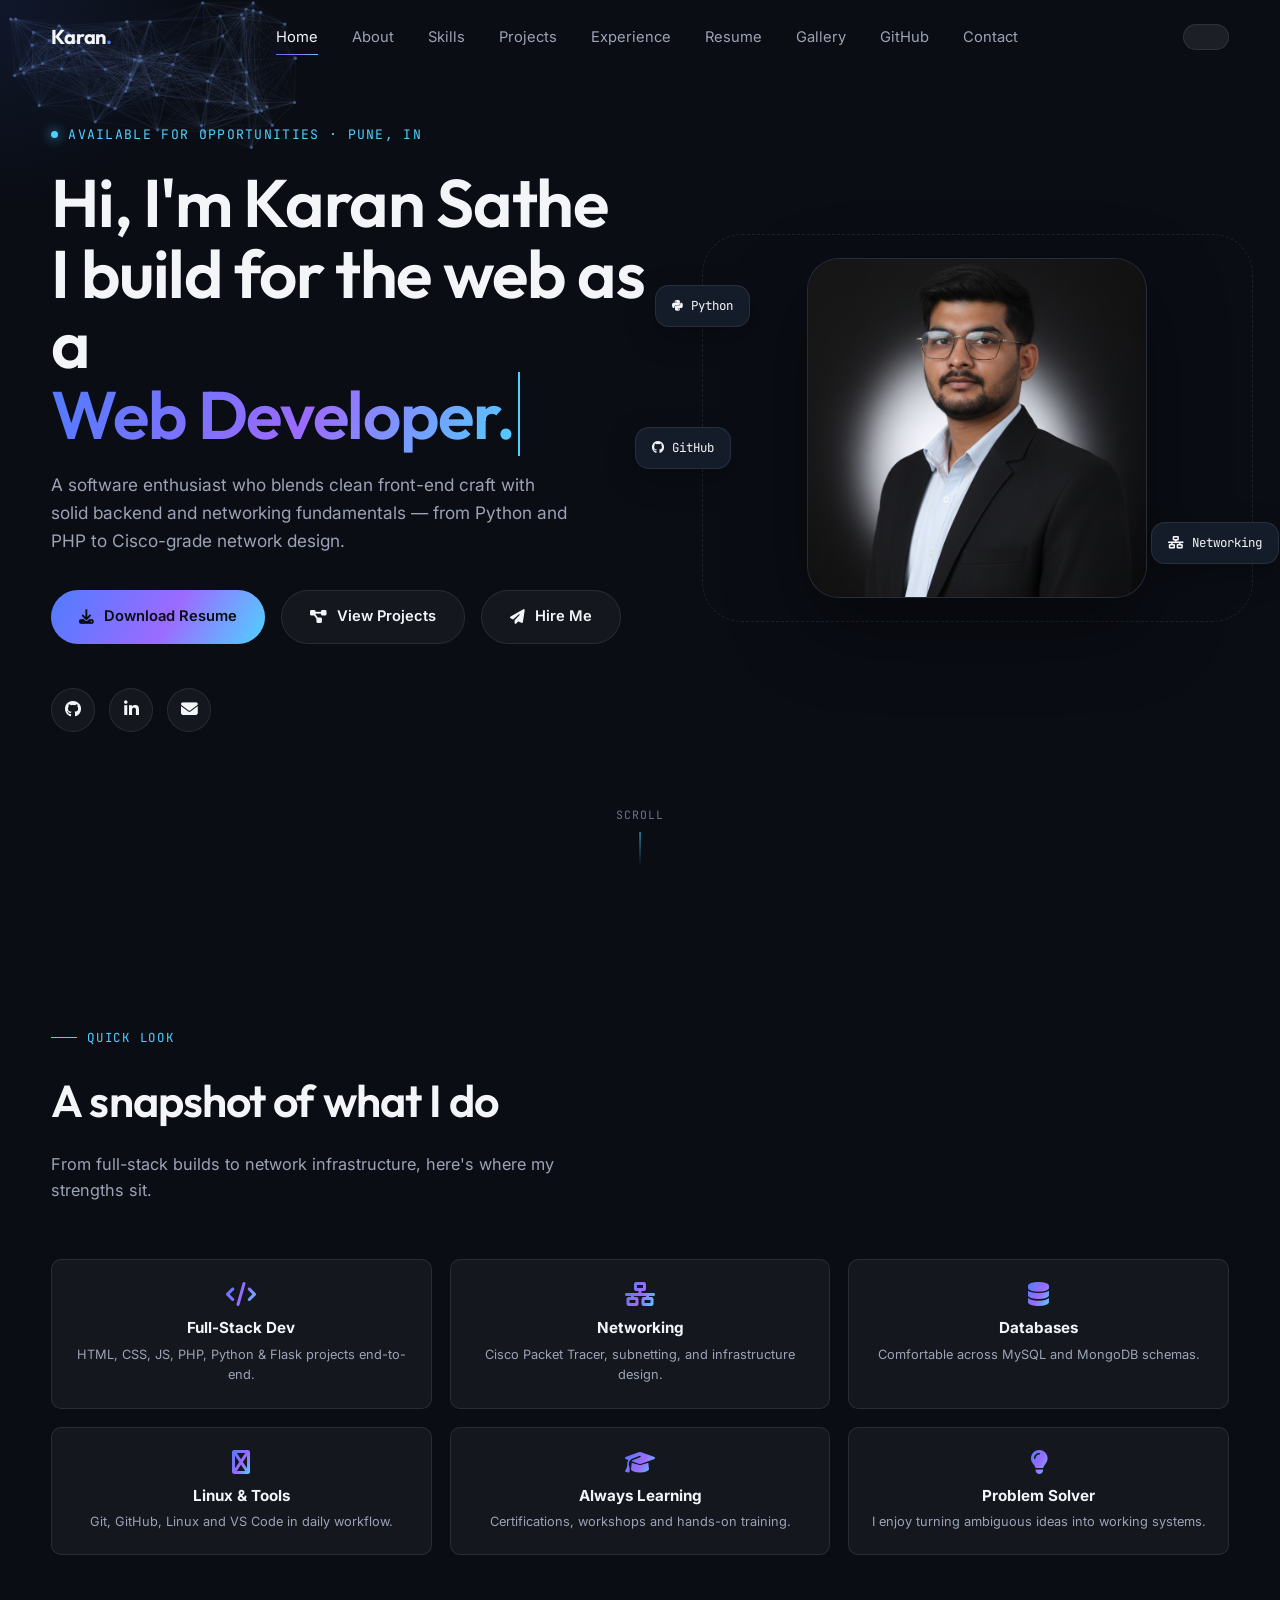
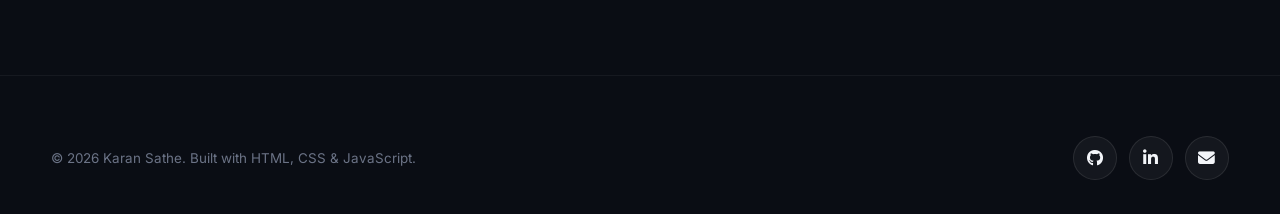
<file: index.html>
<!DOCTYPE html>
<html lang="en">
<head>
<meta charset="UTF-8">
<meta name="viewport" content="width=device-width, initial-scale=1.0">
<title>Karan Sathe — Web Developer &amp; Networking Enthusiast</title>
<meta name="description" content="Portfolio of Karan Sathe — Web Developer, Python Programmer and Networking Enthusiast based in Pune, Maharashtra.">
<link rel="preconnect" href="https://fonts.googleapis.com">
<link href="https://fonts.googleapis.com/css2?family=Outfit:wght@400;500;600;700;800&family=Inter:wght@400;500;600;700&family=JetBrains+Mono:wght@400;500&display=swap" rel="stylesheet">
<link rel="stylesheet" href="https://cdnjs.cloudflare.com/ajax/libs/font-awesome/6.5.1/css/all.min.css">
<link rel="stylesheet" href="css/style.css">
<link rel="stylesheet" href="css/animations.css">
<link rel="stylesheet" href="css/responsive.css">
</head>
<body>

<div id="loader"><div class="loader-mark">KARAN SATHE</div><div class="loader-bar"><span></span></div></div>
<div id="scroll-progress"></div>
<div id="mouse-glow"></div>

<header id="navbar">
  <div class="nav-inner">
    <a href="index.html" class="logo">Karan<span>.</span></a>
    <nav class="nav-links" id="nav-links">
      <a href="index.html">Home</a>
      <a href="about.html">About</a>
      <a href="skills.html">Skills</a>
      <a href="projects.html">Projects</a>
      <a href="experience.html">Experience</a>
      <a href="resume.html">Resume</a>
      <a href="gallery.html">Gallery</a>
      <a href="github.html">GitHub</a>
      <a href="contact.html">Contact</a>
    </nav>
    <div class="nav-actions">
      <button class="theme-toggle" aria-label="Toggle theme"><span class="knob"></span></button>
      <button class="nav-burger" id="nav-burger" aria-label="Menu"><span></span><span></span><span></span></button>
    </div>
  </div>
</header>

<section class="hero">
  <canvas id="network-canvas"></canvas>
  <div class="hero-inner">
    <div class="hero-copy reveal in">
      <div class="hero-tag"><span class="dot"></span> Available for opportunities · Pune, IN</div>
      <h1>Hi, I'm Karan Sathe<br>I build for the web as a<br><span class="gradient-text" id="typed-role">Web Developer.</span></h1>
      <p class="hero-desc">A software enthusiast who blends clean front-end craft with solid backend and networking fundamentals — from Python and PHP to Cisco-grade network design.</p>
      <div class="hero-btns">
        <a href="assets/resume/Karan_Sathe_Resume.pdf" class="btn btn-primary" download><i class="fa-solid fa-download"></i> Download Resume</a>
        <a href="projects.html" class="btn btn-ghost"><i class="fa-solid fa-diagram-project"></i> View Projects</a>
        <a href="contact.html" class="btn btn-ghost"><i class="fa-solid fa-paper-plane"></i> Hire Me</a>
      </div>
      <div class="hero-socials">
        <a class="social-icon" href="https://github.com/karan960" target="_blank" rel="noopener" aria-label="GitHub"><i class="fa-brands fa-github"></i></a>
        <a class="social-icon" href="https://www.linkedin.com/in/karan-sathe-346531235" target="_blank" rel="noopener" aria-label="LinkedIn"><i class="fa-brands fa-linkedin-in"></i></a>
        <a class="social-icon" href="mailto:karansathe903@gmail.com" aria-label="Email"><i class="fa-solid fa-envelope"></i></a>
      </div>
    </div>
    <div class="hero-visual reveal in">
      <div class="hero-ring"></div>
      <div class="hero-frame"><img src="assets/images/profile.png" alt="Karan Sathe portrait"></div>
      <div class="float-chip chip-1"><i class="fa-brands fa-python"></i> Python</div>
      <div class="float-chip chip-2"><i class="fa-solid fa-network-wired"></i> Networking</div>
      <div class="float-chip chip-3"><i class="fa-brands fa-github"></i> GitHub</div>
    </div>
  </div>
  <div class="scroll-cue"><span>SCROLL</span><span class="line"></span></div>
</section>

<section id="preview-about">
  <div class="container">
    <div class="eyebrow reveal">Quick look</div>
    <h2 class="section-title reveal">A snapshot of what I do</h2>
    <p class="section-sub reveal">From full-stack builds to network infrastructure, here's where my strengths sit.</p>
    <div class="strengths-grid">
      <div class="strength card reveal"><i class="fa-solid fa-code"></i><h5>Full-Stack Dev</h5><p>HTML, CSS, JS, PHP, Python &amp; Flask projects end-to-end.</p></div>
      <div class="strength card reveal"><i class="fa-solid fa-network-wired"></i><h5>Networking</h5><p>Cisco Packet Tracer, subnetting, and infrastructure design.</p></div>
      <div class="strength card reveal"><i class="fa-solid fa-database"></i><h5>Databases</h5><p>Comfortable across MySQL and MongoDB schemas.</p></div>
      <div class="strength card reveal"><i class="fa-solid fa-linux"></i><h5>Linux &amp; Tools</h5><p>Git, GitHub, Linux and VS Code in daily workflow.</p></div>
      <div class="strength card reveal"><i class="fa-solid fa-graduation-cap"></i><h5>Always Learning</h5><p>Certifications, workshops and hands-on training.</p></div>
      <div class="strength card reveal"><i class="fa-solid fa-lightbulb"></i><h5>Problem Solver</h5><p>I enjoy turning ambiguous ideas into working systems.</p></div>
    </div>
  </div>
</section>

<footer>
  <div class="container footer-inner">
    <p>© 2026 Karan Sathe. Built with HTML, CSS &amp; JavaScript.</p>
    <div class="footer-socials">
      <a class="social-icon" href="https://github.com/karan960" target="_blank" rel="noopener"><i class="fa-brands fa-github"></i></a>
      <a class="social-icon" href="https://www.linkedin.com/in/karan-sathe-346531235" target="_blank" rel="noopener"><i class="fa-brands fa-linkedin-in"></i></a>
      <a class="social-icon" href="mailto:karansathe903@gmail.com"><i class="fa-solid fa-envelope"></i></a>
    </div>
  </div>
</footer>

<button id="to-top" aria-label="Scroll to top"><i class="fa-solid fa-arrow-up"></i></button>
<script src="js/script.js"></script>
</body>
</html>
</file>
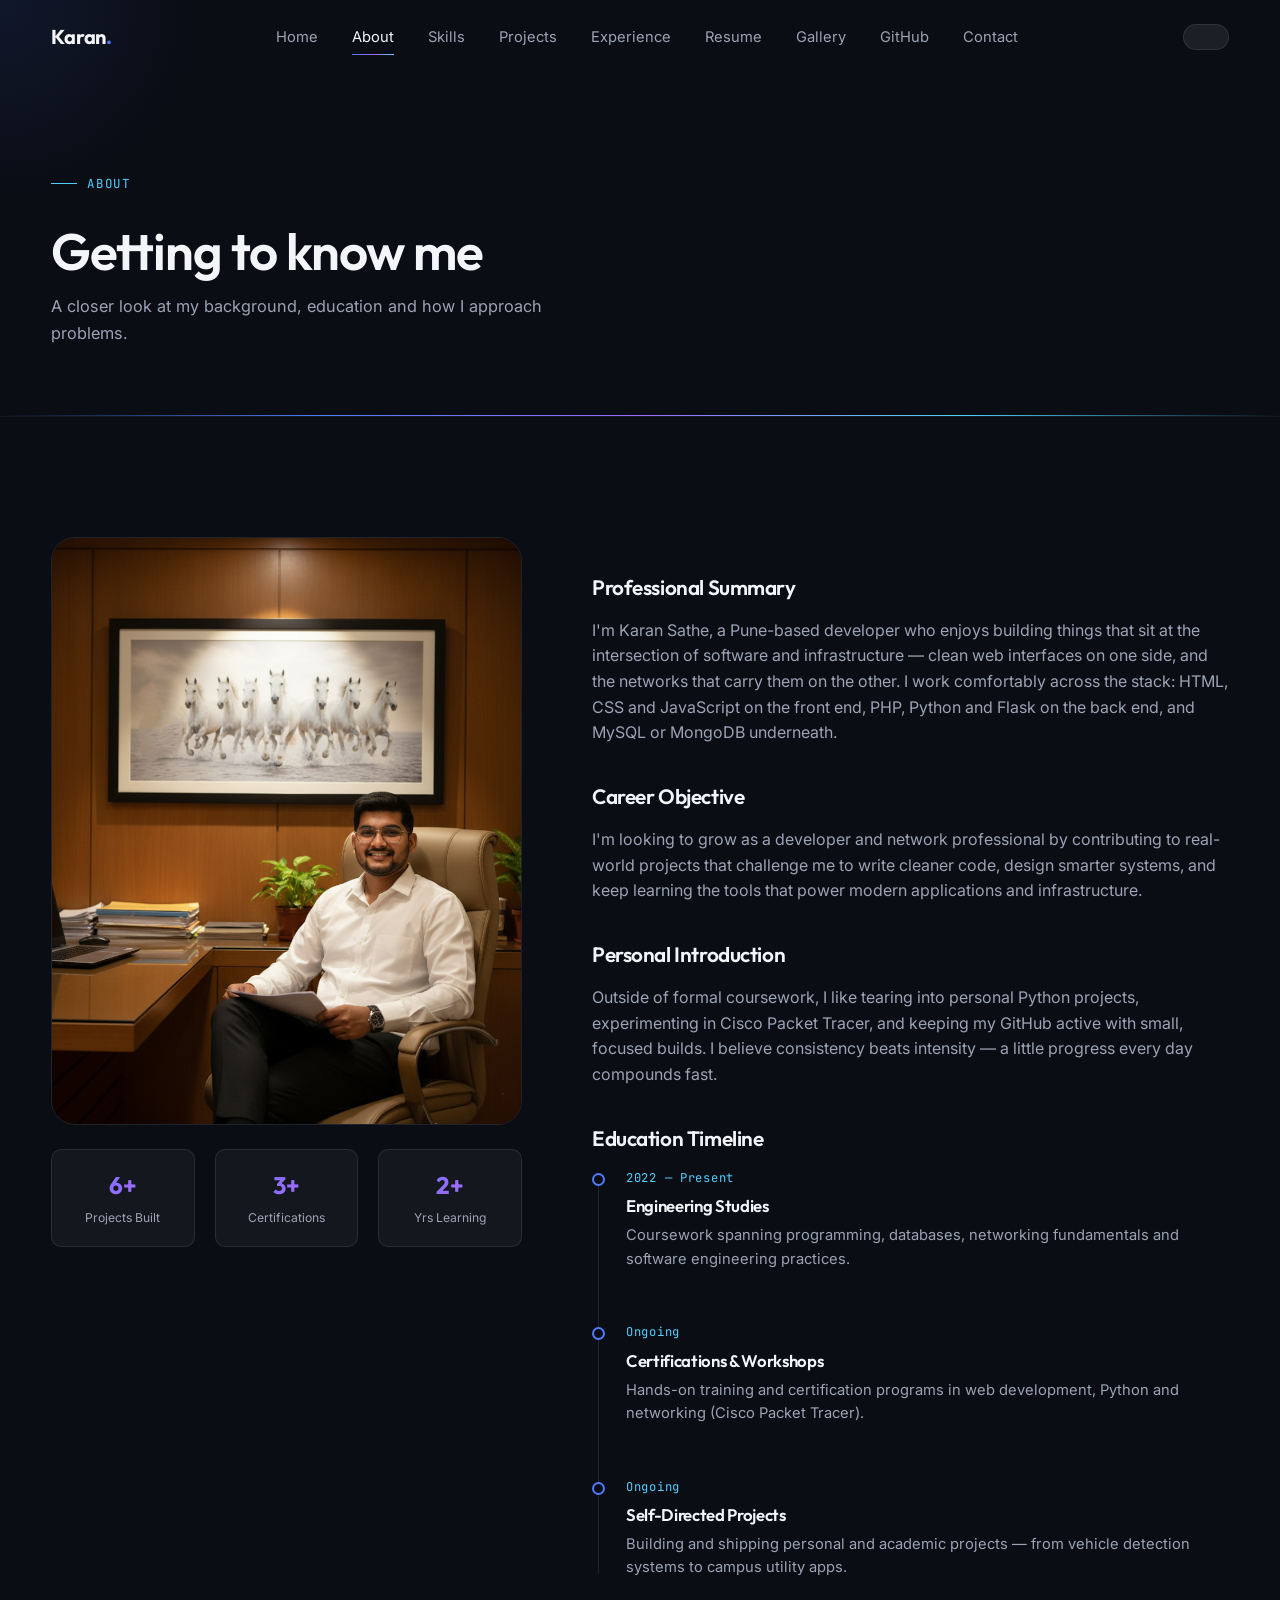
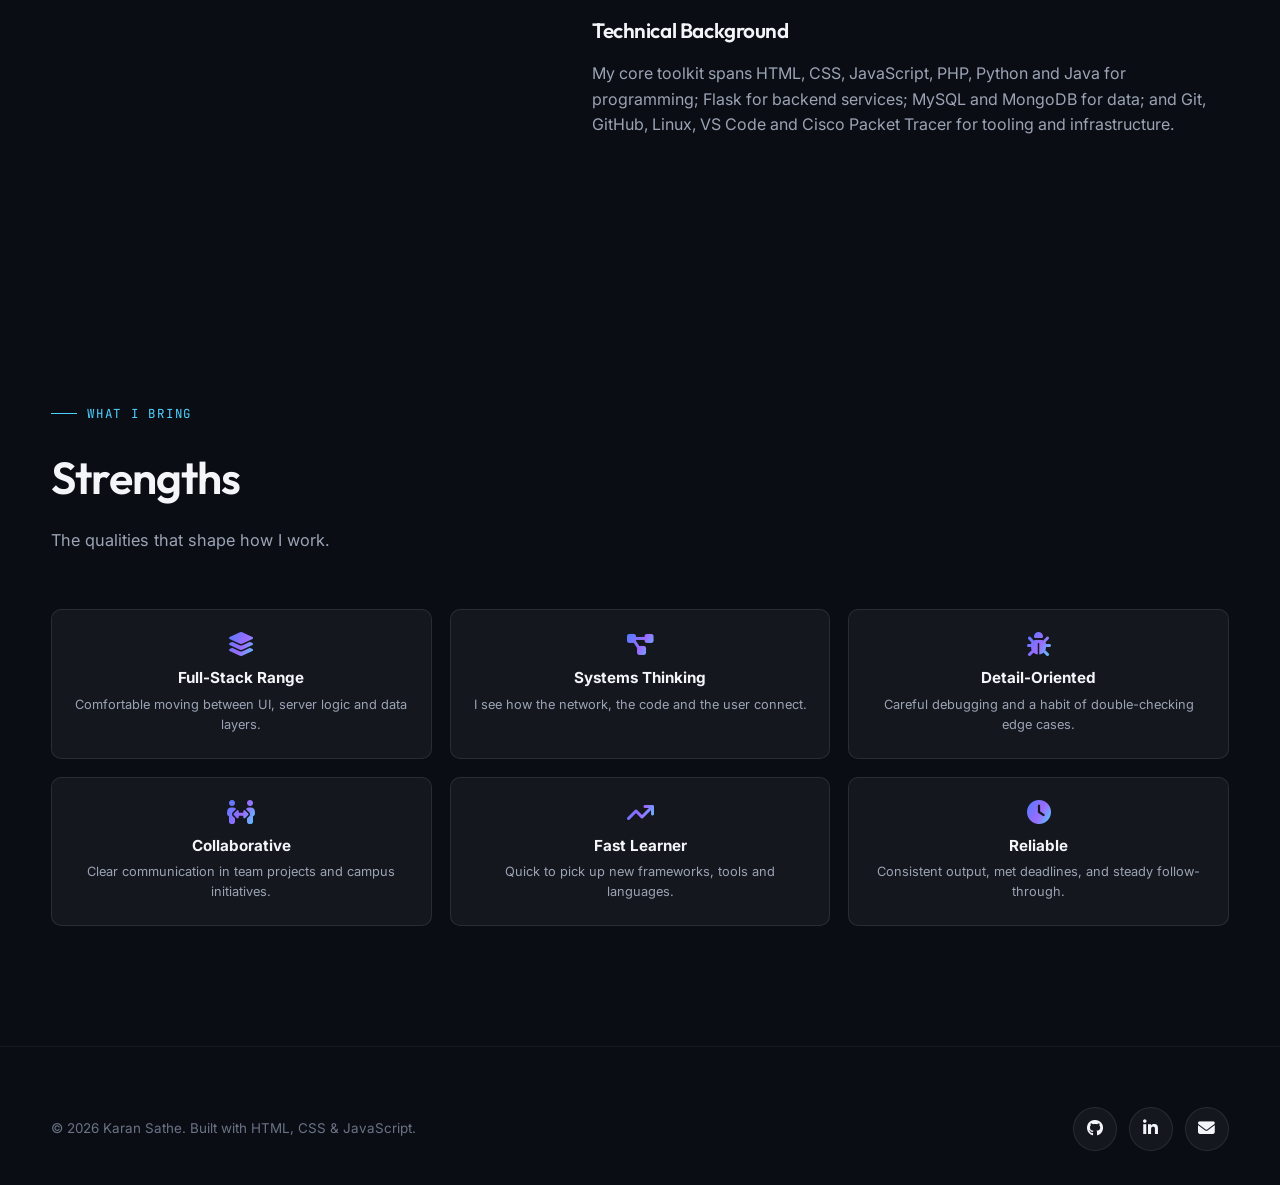
<file: about.html>
<!DOCTYPE html>
<html lang="en">
<head>
<meta charset="UTF-8">
<meta name="viewport" content="width=device-width, initial-scale=1.0">
<title>About — Karan Sathe</title>
<link rel="preconnect" href="https://fonts.googleapis.com">
<link href="https://fonts.googleapis.com/css2?family=Outfit:wght@400;500;600;700;800&family=Inter:wght@400;500;600;700&family=JetBrains+Mono:wght@400;500&display=swap" rel="stylesheet">
<link rel="stylesheet" href="https://cdnjs.cloudflare.com/ajax/libs/font-awesome/6.5.1/css/all.min.css">
<link rel="stylesheet" href="css/style.css">
<link rel="stylesheet" href="css/animations.css">
<link rel="stylesheet" href="css/responsive.css">
</head>
<body>

<div id="loader"><div class="loader-mark">KARAN SATHE</div><div class="loader-bar"><span></span></div></div>
<div id="scroll-progress"></div>
<div id="mouse-glow"></div>

<header id="navbar">
  <div class="nav-inner">
    <a href="index.html" class="logo">Karan<span>.</span></a>
    <nav class="nav-links" id="nav-links">
      <a href="index.html">Home</a>
      <a href="about.html">About</a>
      <a href="skills.html">Skills</a>
      <a href="projects.html">Projects</a>
      <a href="experience.html">Experience</a>
      <a href="resume.html">Resume</a>
      <a href="gallery.html">Gallery</a>
      <a href="github.html">GitHub</a>
      <a href="contact.html">Contact</a>
    </nav>
    <div class="nav-actions">
      <button class="theme-toggle" aria-label="Toggle theme"><span class="knob"></span></button>
      <button class="nav-burger" id="nav-burger" aria-label="Menu"><span></span><span></span><span></span></button>
    </div>
  </div>
</header>

<section class="page-header">
  <div class="container">
    <div class="eyebrow reveal in">About</div>
    <h1 class="reveal in">Getting to know me</h1>
    <p class="section-sub reveal in">A closer look at my background, education and how I approach problems.</p>
  </div>
</section>

<section>
  <div class="container about-grid">
    <div class="about-photo reveal">
      <div class="frame"><img src="assets/images/office.png" alt="Karan Sathe at his desk"></div>
      <div class="about-stats">
        <div class="stat"><b>6+</b><span>Projects Built</span></div>
        <div class="stat"><b>3+</b><span>Certifications</span></div>
        <div class="stat"><b>2+</b><span>Yrs Learning</span></div>
      </div>
    </div>
    <div class="about-text reveal">
      <h3>Professional Summary</h3>
      <p>I'm Karan Sathe, a Pune-based developer who enjoys building things that sit at the intersection of software and infrastructure — clean web interfaces on one side, and the networks that carry them on the other. I work comfortably across the stack: HTML, CSS and JavaScript on the front end, PHP, Python and Flask on the back end, and MySQL or MongoDB underneath.</p>

      <h3>Career Objective</h3>
      <p>I'm looking to grow as a developer and network professional by contributing to real-world projects that challenge me to write cleaner code, design smarter systems, and keep learning the tools that power modern applications and infrastructure.</p>

      <h3>Personal Introduction</h3>
      <p>Outside of formal coursework, I like tearing into personal Python projects, experimenting in Cisco Packet Tracer, and keeping my GitHub active with small, focused builds. I believe consistency beats intensity — a little progress every day compounds fast.</p>

      <h3>Education Timeline</h3>
      <div class="timeline">
        <div class="timeline-item">
          <div class="t-date">2022 — Present</div>
          <h4>Engineering Studies</h4>
          <p>Coursework spanning programming, databases, networking fundamentals and software engineering practices.</p>
        </div>
        <div class="timeline-item">
          <div class="t-date">Ongoing</div>
          <h4>Certifications &amp; Workshops</h4>
          <p>Hands-on training and certification programs in web development, Python and networking (Cisco Packet Tracer).</p>
        </div>
        <div class="timeline-item">
          <div class="t-date">Ongoing</div>
          <h4>Self-Directed Projects</h4>
          <p>Building and shipping personal and academic projects — from vehicle detection systems to campus utility apps.</p>
        </div>
      </div>

      <h3>Technical Background</h3>
      <p>My core toolkit spans HTML, CSS, JavaScript, PHP, Python and Java for programming; Flask for backend services; MySQL and MongoDB for data; and Git, GitHub, Linux, VS Code and Cisco Packet Tracer for tooling and infrastructure.</p>
    </div>
  </div>
</section>

<section>
  <div class="container">
    <div class="eyebrow reveal">What I bring</div>
    <h2 class="section-title reveal">Strengths</h2>
    <p class="section-sub reveal">The qualities that shape how I work.</p>
    <div class="strengths-grid">
      <div class="strength card reveal"><i class="fa-solid fa-layer-group"></i><h5>Full-Stack Range</h5><p>Comfortable moving between UI, server logic and data layers.</p></div>
      <div class="strength card reveal"><i class="fa-solid fa-diagram-project"></i><h5>Systems Thinking</h5><p>I see how the network, the code and the user connect.</p></div>
      <div class="strength card reveal"><i class="fa-solid fa-bug"></i><h5>Detail-Oriented</h5><p>Careful debugging and a habit of double-checking edge cases.</p></div>
      <div class="strength card reveal"><i class="fa-solid fa-people-arrows"></i><h5>Collaborative</h5><p>Clear communication in team projects and campus initiatives.</p></div>
      <div class="strength card reveal"><i class="fa-solid fa-arrow-trend-up"></i><h5>Fast Learner</h5><p>Quick to pick up new frameworks, tools and languages.</p></div>
      <div class="strength card reveal"><i class="fa-solid fa-clock"></i><h5>Reliable</h5><p>Consistent output, met deadlines, and steady follow-through.</p></div>
    </div>
  </div>
</section>

<footer>
  <div class="container footer-inner">
    <p>© 2026 Karan Sathe. Built with HTML, CSS &amp; JavaScript.</p>
    <div class="footer-socials">
      <a class="social-icon" href="https://github.com/karan960" target="_blank" rel="noopener"><i class="fa-brands fa-github"></i></a>
      <a class="social-icon" href="https://www.linkedin.com/in/karan-sathe-346531235" target="_blank" rel="noopener"><i class="fa-brands fa-linkedin-in"></i></a>
      <a class="social-icon" href="mailto:karansathe903@gmail.com"><i class="fa-solid fa-envelope"></i></a>
    </div>
  </div>
</footer>

<button id="to-top" aria-label="Scroll to top"><i class="fa-solid fa-arrow-up"></i></button>
<script src="js/script.js"></script>
</body>
</html>
</file>
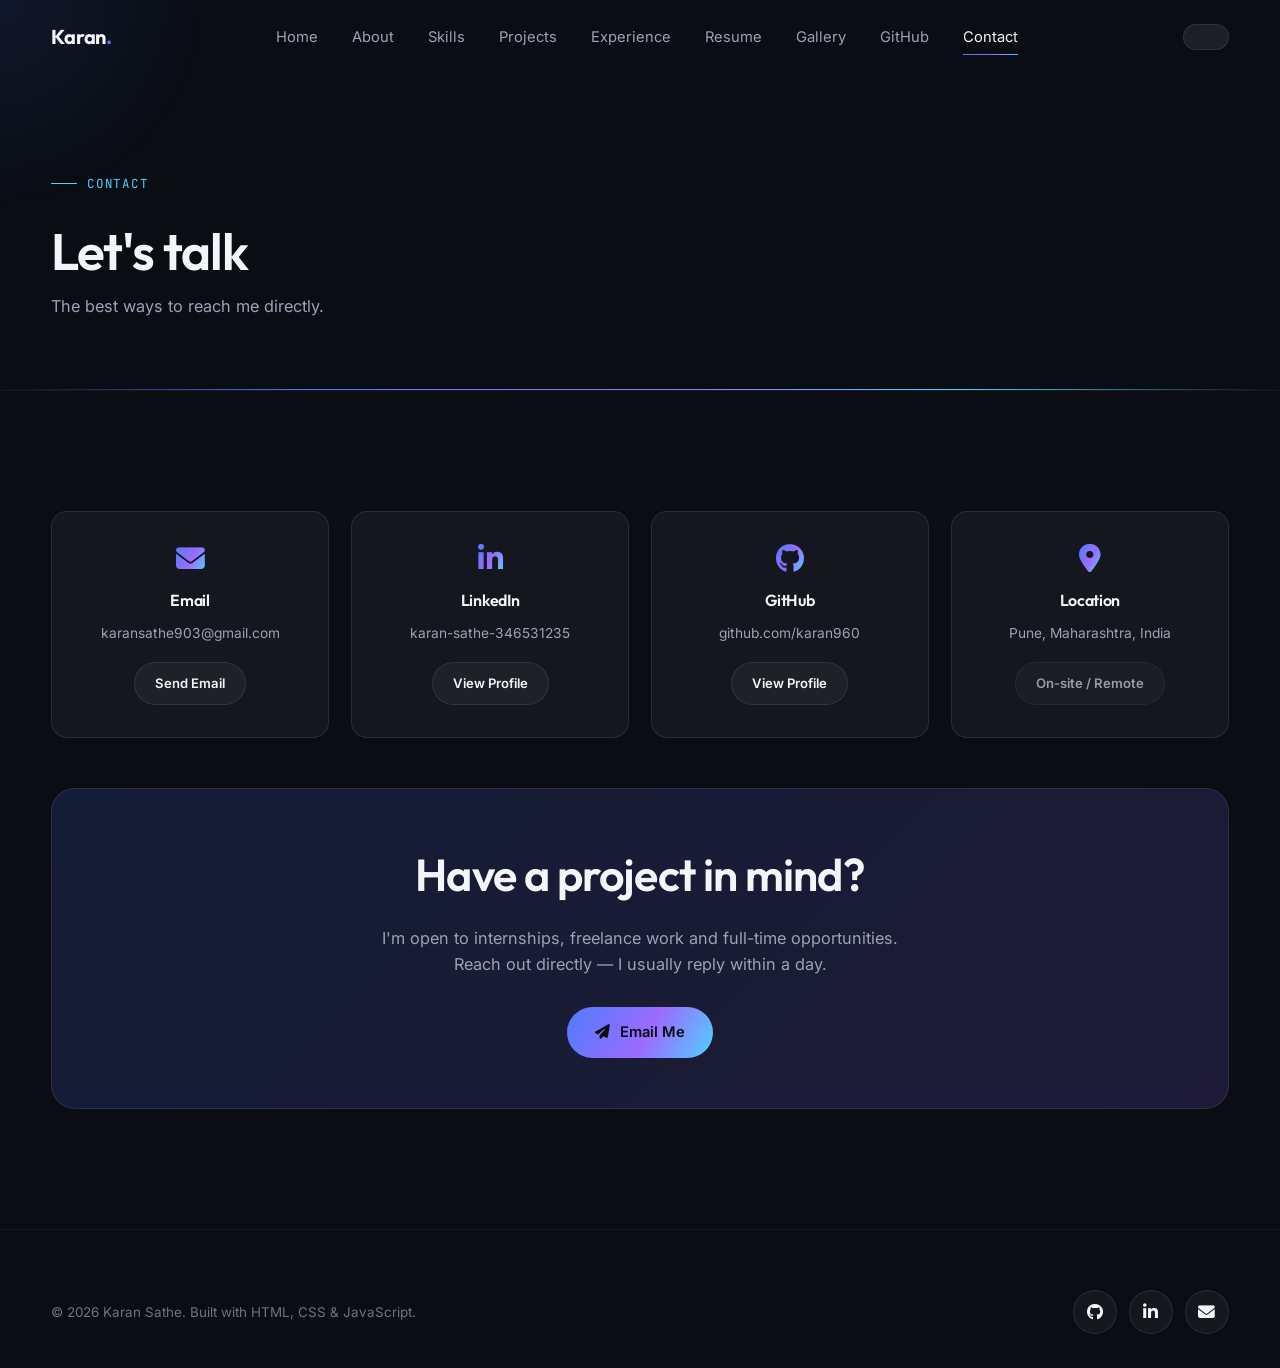
<file: contact.html>
<!DOCTYPE html>
<html lang="en">
<head>
<meta charset="UTF-8">
<meta name="viewport" content="width=device-width, initial-scale=1.0">
<title>Contact — Karan Sathe</title>
<link rel="preconnect" href="https://fonts.googleapis.com">
<link href="https://fonts.googleapis.com/css2?family=Outfit:wght@400;500;600;700;800&family=Inter:wght@400;500;600;700&family=JetBrains+Mono:wght@400;500&display=swap" rel="stylesheet">
<link rel="stylesheet" href="https://cdnjs.cloudflare.com/ajax/libs/font-awesome/6.5.1/css/all.min.css">
<link rel="stylesheet" href="css/style.css">
<link rel="stylesheet" href="css/animations.css">
<link rel="stylesheet" href="css/responsive.css">
</head>
<body>

<div id="loader"><div class="loader-mark">KARAN SATHE</div><div class="loader-bar"><span></span></div></div>
<div id="scroll-progress"></div>
<div id="mouse-glow"></div>

<header id="navbar">
  <div class="nav-inner">
    <a href="index.html" class="logo">Karan<span>.</span></a>
    <nav class="nav-links" id="nav-links">
      <a href="index.html">Home</a>
      <a href="about.html">About</a>
      <a href="skills.html">Skills</a>
      <a href="projects.html">Projects</a>
      <a href="experience.html">Experience</a>
      <a href="resume.html">Resume</a>
      <a href="gallery.html">Gallery</a>
      <a href="github.html">GitHub</a>
      <a href="contact.html">Contact</a>
    </nav>
    <div class="nav-actions">
      <button class="theme-toggle" aria-label="Toggle theme"><span class="knob"></span></button>
      <button class="nav-burger" id="nav-burger" aria-label="Menu"><span></span><span></span><span></span></button>
    </div>
  </div>
</header>

<section class="page-header">
  <div class="container">
    <div class="eyebrow reveal in">Contact</div>
    <h1 class="reveal in">Let's talk</h1>
    <p class="section-sub reveal in">The best ways to reach me directly.</p>
  </div>
</section>

<section>
  <div class="container">
    <div class="contact-grid">
      <div class="contact-card reveal">
        <i class="fa-solid fa-envelope"></i>
        <h4>Email</h4>
        <p>karansathe903@gmail.com</p>
        <a href="mailto:karansathe903@gmail.com" class="btn btn-ghost btn-sm">Send Email</a>
      </div>
      <div class="contact-card reveal">
        <i class="fa-brands fa-linkedin-in"></i>
        <h4>LinkedIn</h4>
        <p>karan-sathe-346531235</p>
        <a href="https://www.linkedin.com/in/karan-sathe-346531235" target="_blank" rel="noopener" class="btn btn-ghost btn-sm">View Profile</a>
      </div>
      <div class="contact-card reveal">
        <i class="fa-brands fa-github"></i>
        <h4>GitHub</h4>
        <p>github.com/karan960</p>
        <a href="https://github.com/karan960" target="_blank" rel="noopener" class="btn btn-ghost btn-sm">View Profile</a>
      </div>
      <div class="contact-card reveal">
        <i class="fa-solid fa-location-dot"></i>
        <h4>Location</h4>
        <p>Pune, Maharashtra, India</p>
        <span class="btn btn-ghost btn-sm" style="opacity:.6;cursor:default;">On-site / Remote</span>
      </div>
    </div>

    <div class="contact-cta reveal">
      <h2 class="section-title" style="margin-bottom:14px;">Have a project in mind?</h2>
      <p class="section-sub" style="margin:0 auto 30px;">I'm open to internships, freelance work and full-time opportunities. Reach out directly — I usually reply within a day.</p>
      <a href="mailto:karansathe903@gmail.com" class="btn btn-primary"><i class="fa-solid fa-paper-plane"></i> Email Me</a>
    </div>
  </div>
</section>

<footer>
  <div class="container footer-inner">
    <p>© 2026 Karan Sathe. Built with HTML, CSS &amp; JavaScript.</p>
    <div class="footer-socials">
      <a class="social-icon" href="https://github.com/karan960" target="_blank" rel="noopener"><i class="fa-brands fa-github"></i></a>
      <a class="social-icon" href="https://www.linkedin.com/in/karan-sathe-346531235" target="_blank" rel="noopener"><i class="fa-brands fa-linkedin-in"></i></a>
      <a class="social-icon" href="mailto:karansathe903@gmail.com"><i class="fa-solid fa-envelope"></i></a>
    </div>
  </div>
</footer>

<button id="to-top" aria-label="Scroll to top"><i class="fa-solid fa-arrow-up"></i></button>
<script src="js/script.js"></script>
</body>
</html>
</file>
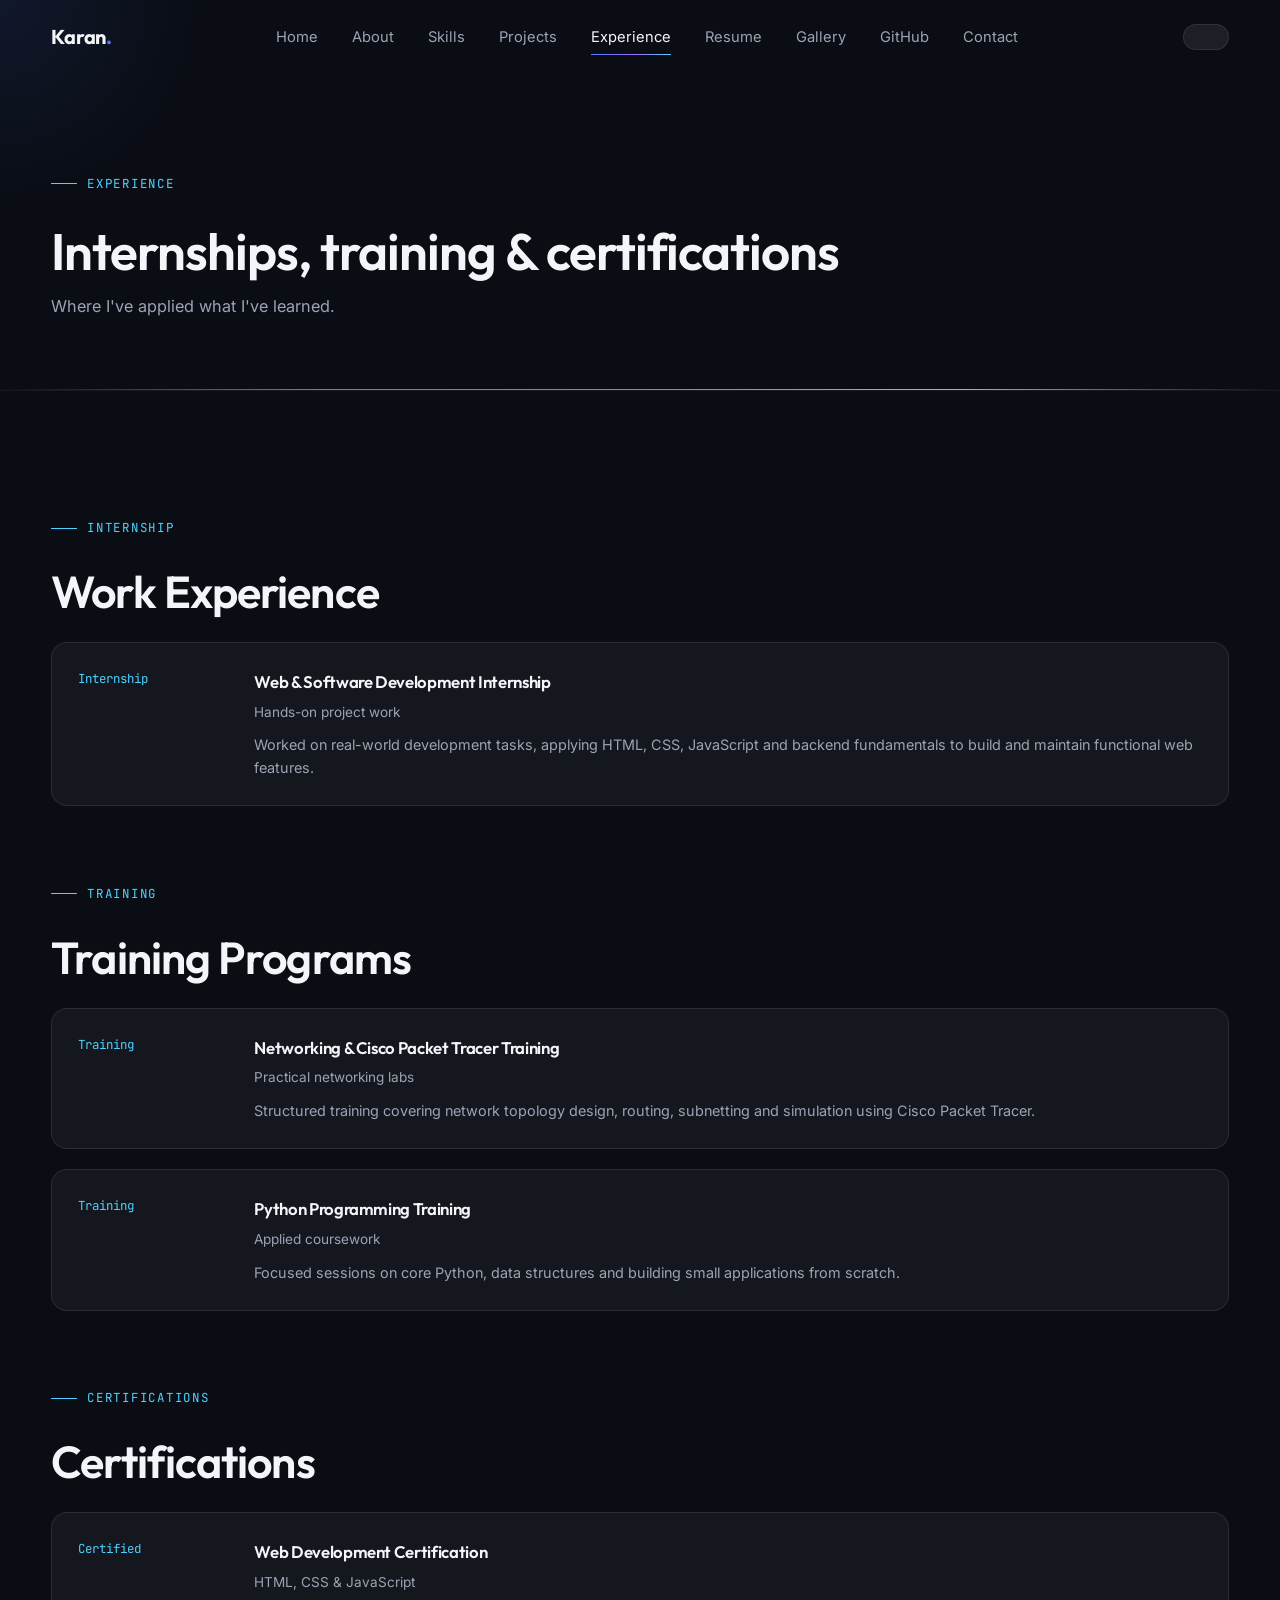
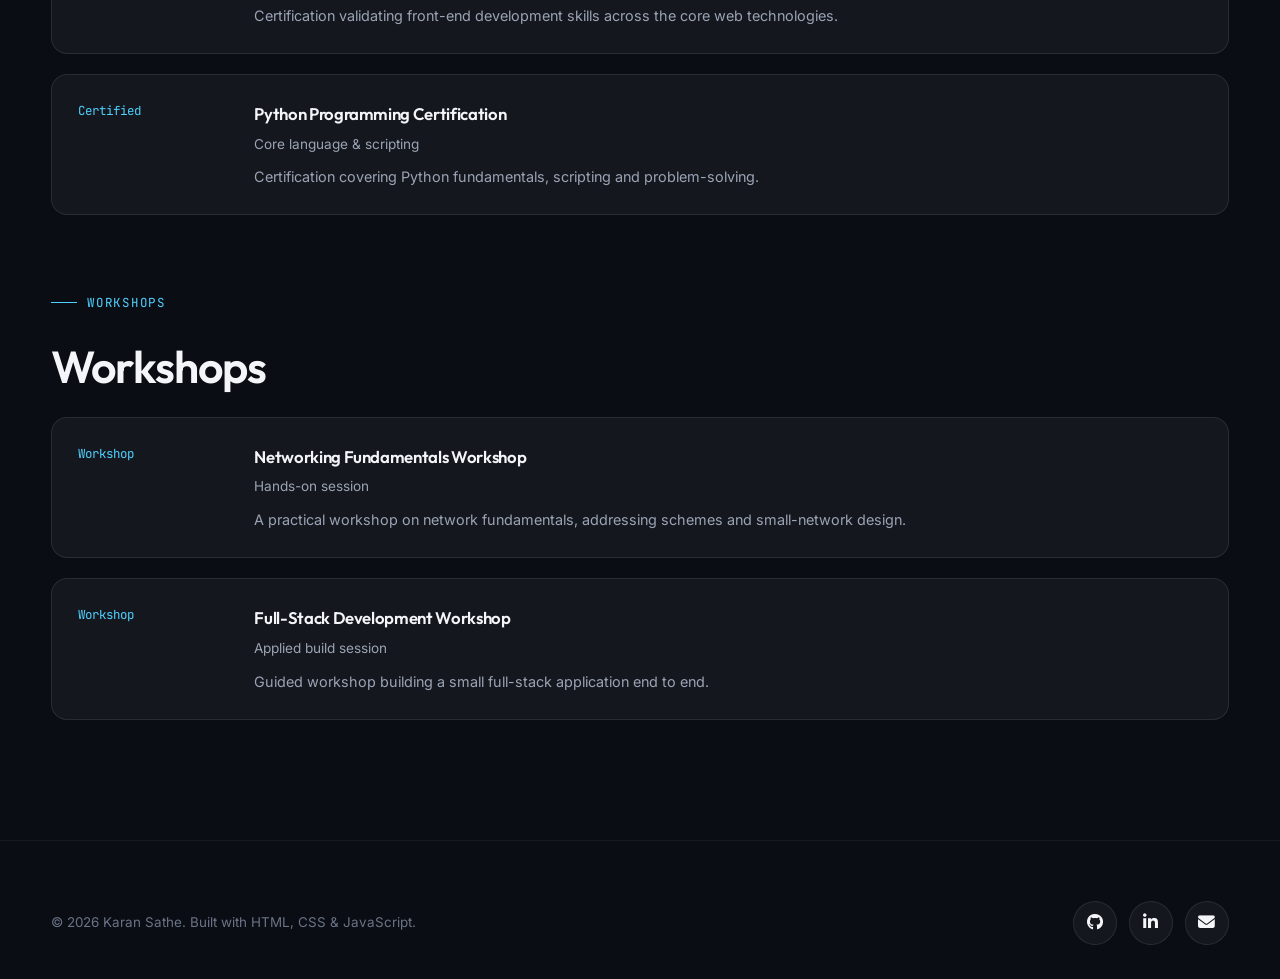
<file: experience.html>
<!DOCTYPE html>
<html lang="en">
<head>
<meta charset="UTF-8">
<meta name="viewport" content="width=device-width, initial-scale=1.0">
<title>Experience — Karan Sathe</title>
<link rel="preconnect" href="https://fonts.googleapis.com">
<link href="https://fonts.googleapis.com/css2?family=Outfit:wght@400;500;600;700;800&family=Inter:wght@400;500;600;700&family=JetBrains+Mono:wght@400;500&display=swap" rel="stylesheet">
<link rel="stylesheet" href="https://cdnjs.cloudflare.com/ajax/libs/font-awesome/6.5.1/css/all.min.css">
<link rel="stylesheet" href="css/style.css">
<link rel="stylesheet" href="css/animations.css">
<link rel="stylesheet" href="css/responsive.css">
</head>
<body>

<div id="loader"><div class="loader-mark">KARAN SATHE</div><div class="loader-bar"><span></span></div></div>
<div id="scroll-progress"></div>
<div id="mouse-glow"></div>

<header id="navbar">
  <div class="nav-inner">
    <a href="index.html" class="logo">Karan<span>.</span></a>
    <nav class="nav-links" id="nav-links">
      <a href="index.html">Home</a>
      <a href="about.html">About</a>
      <a href="skills.html">Skills</a>
      <a href="projects.html">Projects</a>
      <a href="experience.html">Experience</a>
      <a href="resume.html">Resume</a>
      <a href="gallery.html">Gallery</a>
      <a href="github.html">GitHub</a>
      <a href="contact.html">Contact</a>
    </nav>
    <div class="nav-actions">
      <button class="theme-toggle" aria-label="Toggle theme"><span class="knob"></span></button>
      <button class="nav-burger" id="nav-burger" aria-label="Menu"><span></span><span></span><span></span></button>
    </div>
  </div>
</header>

<section class="page-header">
  <div class="container">
    <div class="eyebrow reveal in">Experience</div>
    <h1 class="reveal in">Internships, training &amp; certifications</h1>
    <p class="section-sub reveal in">Where I've applied what I've learned.</p>
  </div>
</section>

<section>
  <div class="container">
    <div class="eyebrow reveal">Internship</div>
    <h2 class="section-title reveal">Work Experience</h2>
    <div class="exp-list" style="margin-bottom:70px;">
      <div class="exp-item card reveal">
        <div class="exp-date">Internship</div>
        <div>
          <h4>Web &amp; Software Development Internship</h4>
          <div class="exp-org">Hands-on project work</div>
          <p>Worked on real-world development tasks, applying HTML, CSS, JavaScript and backend fundamentals to build and maintain functional web features.</p>
        </div>
      </div>
    </div>

    <div class="eyebrow reveal">Training</div>
    <h2 class="section-title reveal">Training Programs</h2>
    <div class="exp-list" style="margin-bottom:70px;">
      <div class="exp-item card reveal">
        <div class="exp-date">Training</div>
        <div>
          <h4>Networking &amp; Cisco Packet Tracer Training</h4>
          <div class="exp-org">Practical networking labs</div>
          <p>Structured training covering network topology design, routing, subnetting and simulation using Cisco Packet Tracer.</p>
        </div>
      </div>
      <div class="exp-item card reveal">
        <div class="exp-date">Training</div>
        <div>
          <h4>Python Programming Training</h4>
          <div class="exp-org">Applied coursework</div>
          <p>Focused sessions on core Python, data structures and building small applications from scratch.</p>
        </div>
      </div>
    </div>

    <div class="eyebrow reveal">Certifications</div>
    <h2 class="section-title reveal">Certifications</h2>
    <div class="exp-list" style="margin-bottom:70px;">
      <div class="exp-item card reveal">
        <div class="exp-date">Certified</div>
        <div>
          <h4>Web Development Certification</h4>
          <div class="exp-org">HTML, CSS &amp; JavaScript</div>
          <p>Certification validating front-end development skills across the core web technologies.</p>
        </div>
      </div>
      <div class="exp-item card reveal">
        <div class="exp-date">Certified</div>
        <div>
          <h4>Python Programming Certification</h4>
          <div class="exp-org">Core language &amp; scripting</div>
          <p>Certification covering Python fundamentals, scripting and problem-solving.</p>
        </div>
      </div>
    </div>

    <div class="eyebrow reveal">Workshops</div>
    <h2 class="section-title reveal">Workshops</h2>
    <div class="exp-list">
      <div class="exp-item card reveal">
        <div class="exp-date">Workshop</div>
        <div>
          <h4>Networking Fundamentals Workshop</h4>
          <div class="exp-org">Hands-on session</div>
          <p>A practical workshop on network fundamentals, addressing schemes and small-network design.</p>
        </div>
      </div>
      <div class="exp-item card reveal">
        <div class="exp-date">Workshop</div>
        <div>
          <h4>Full-Stack Development Workshop</h4>
          <div class="exp-org">Applied build session</div>
          <p>Guided workshop building a small full-stack application end to end.</p>
        </div>
      </div>
    </div>
  </div>
</section>

<footer>
  <div class="container footer-inner">
    <p>© 2026 Karan Sathe. Built with HTML, CSS &amp; JavaScript.</p>
    <div class="footer-socials">
      <a class="social-icon" href="https://github.com/karan960" target="_blank" rel="noopener"><i class="fa-brands fa-github"></i></a>
      <a class="social-icon" href="https://www.linkedin.com/in/karan-sathe-346531235" target="_blank" rel="noopener"><i class="fa-brands fa-linkedin-in"></i></a>
      <a class="social-icon" href="mailto:karansathe903@gmail.com"><i class="fa-solid fa-envelope"></i></a>
    </div>
  </div>
</footer>

<button id="to-top" aria-label="Scroll to top"><i class="fa-solid fa-arrow-up"></i></button>
<script src="js/script.js"></script>
</body>
</html>
</file>
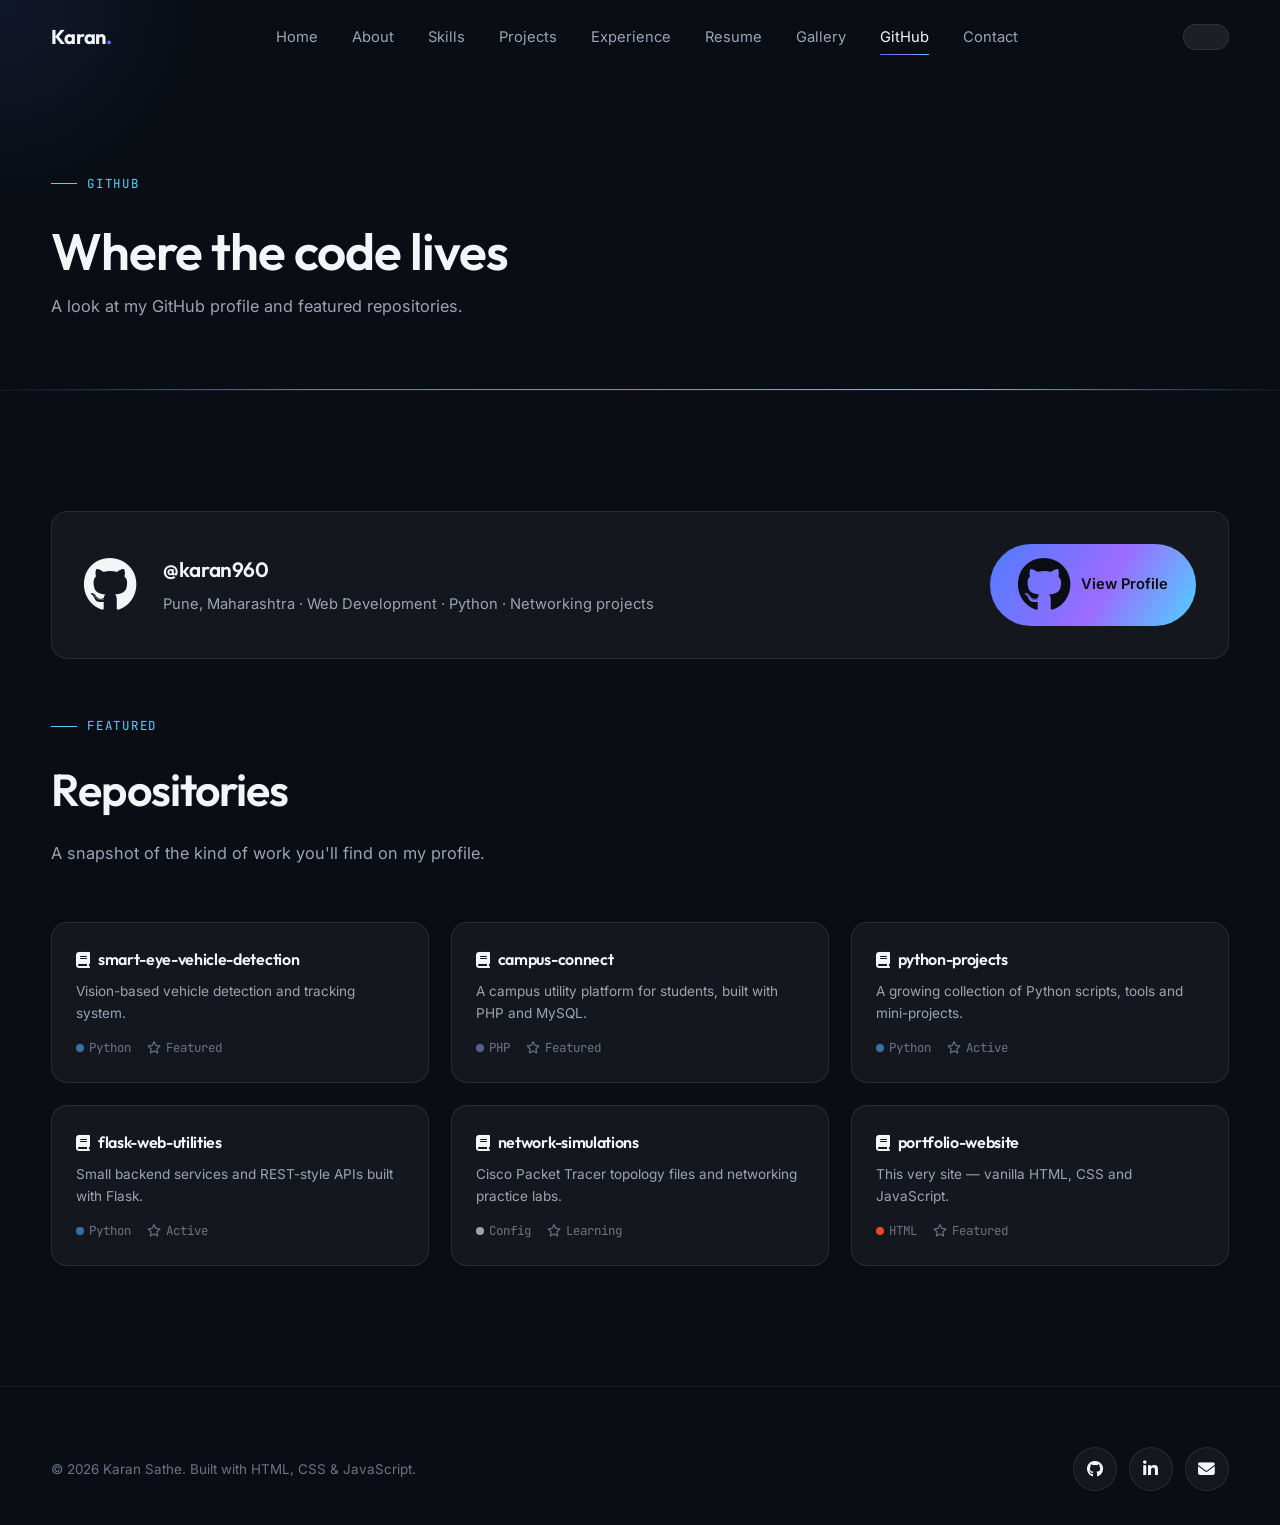
<file: github.html>
<!DOCTYPE html>
<html lang="en">
<head>
<meta charset="UTF-8">
<meta name="viewport" content="width=device-width, initial-scale=1.0">
<title>GitHub — Karan Sathe</title>
<link rel="preconnect" href="https://fonts.googleapis.com">
<link href="https://fonts.googleapis.com/css2?family=Outfit:wght@400;500;600;700;800&family=Inter:wght@400;500;600;700&family=JetBrains+Mono:wght@400;500&display=swap" rel="stylesheet">
<link rel="stylesheet" href="https://cdnjs.cloudflare.com/ajax/libs/font-awesome/6.5.1/css/all.min.css">
<link rel="stylesheet" href="css/style.css">
<link rel="stylesheet" href="css/animations.css">
<link rel="stylesheet" href="css/responsive.css">
</head>
<body>

<div id="loader"><div class="loader-mark">KARAN SATHE</div><div class="loader-bar"><span></span></div></div>
<div id="scroll-progress"></div>
<div id="mouse-glow"></div>

<header id="navbar">
  <div class="nav-inner">
    <a href="index.html" class="logo">Karan<span>.</span></a>
    <nav class="nav-links" id="nav-links">
      <a href="index.html">Home</a>
      <a href="about.html">About</a>
      <a href="skills.html">Skills</a>
      <a href="projects.html">Projects</a>
      <a href="experience.html">Experience</a>
      <a href="resume.html">Resume</a>
      <a href="gallery.html">Gallery</a>
      <a href="github.html">GitHub</a>
      <a href="contact.html">Contact</a>
    </nav>
    <div class="nav-actions">
      <button class="theme-toggle" aria-label="Toggle theme"><span class="knob"></span></button>
      <button class="nav-burger" id="nav-burger" aria-label="Menu"><span></span><span></span><span></span></button>
    </div>
  </div>
</header>

<section class="page-header">
  <div class="container">
    <div class="eyebrow reveal in">GitHub</div>
    <h1 class="reveal in">Where the code lives</h1>
    <p class="section-sub reveal in">A look at my GitHub profile and featured repositories.</p>
  </div>
</section>

<section>
  <div class="container">
    <div class="gh-profile reveal">
      <i class="fa-brands fa-github"></i>
      <div>
        <h3>@karan960</h3>
        <p>Pune, Maharashtra · Web Development · Python · Networking projects</p>
      </div>
      <a href="https://github.com/karan960" target="_blank" rel="noopener" class="btn btn-primary" style="margin-left:auto;"><i class="fa-brands fa-github"></i> View Profile</a>
    </div>

    <div class="eyebrow reveal">Featured</div>
    <h2 class="section-title reveal">Repositories</h2>
    <p class="section-sub reveal">A snapshot of the kind of work you'll find on my profile.</p>

    <div class="repo-grid">
      <div class="repo-card reveal">
        <h4><i class="fa-solid fa-book"></i> smart-eye-vehicle-detection</h4>
        <p>Vision-based vehicle detection and tracking system.</p>
        <div class="repo-meta"><span><span class="lang-dot" style="background:#3572A5;"></span> Python</span><span><i class="fa-regular fa-star"></i> Featured</span></div>
      </div>
      <div class="repo-card reveal">
        <h4><i class="fa-solid fa-book"></i> campus-connect</h4>
        <p>A campus utility platform for students, built with PHP and MySQL.</p>
        <div class="repo-meta"><span><span class="lang-dot" style="background:#4F5D95;"></span> PHP</span><span><i class="fa-regular fa-star"></i> Featured</span></div>
      </div>
      <div class="repo-card reveal">
        <h4><i class="fa-solid fa-book"></i> python-projects</h4>
        <p>A growing collection of Python scripts, tools and mini-projects.</p>
        <div class="repo-meta"><span><span class="lang-dot" style="background:#3572A5;"></span> Python</span><span><i class="fa-regular fa-star"></i> Active</span></div>
      </div>
      <div class="repo-card reveal">
        <h4><i class="fa-solid fa-book"></i> flask-web-utilities</h4>
        <p>Small backend services and REST-style APIs built with Flask.</p>
        <div class="repo-meta"><span><span class="lang-dot" style="background:#3572A5;"></span> Python</span><span><i class="fa-regular fa-star"></i> Active</span></div>
      </div>
      <div class="repo-card reveal">
        <h4><i class="fa-solid fa-book"></i> network-simulations</h4>
        <p>Cisco Packet Tracer topology files and networking practice labs.</p>
        <div class="repo-meta"><span><span class="lang-dot" style="background:#9BA3B4;"></span> Config</span><span><i class="fa-regular fa-star"></i> Learning</span></div>
      </div>
      <div class="repo-card reveal">
        <h4><i class="fa-solid fa-book"></i> portfolio-website</h4>
        <p>This very site — vanilla HTML, CSS and JavaScript.</p>
        <div class="repo-meta"><span><span class="lang-dot" style="background:#e34c26;"></span> HTML</span><span><i class="fa-regular fa-star"></i> Featured</span></div>
      </div>
    </div>
  </div>
</section>

<footer>
  <div class="container footer-inner">
    <p>© 2026 Karan Sathe. Built with HTML, CSS &amp; JavaScript.</p>
    <div class="footer-socials">
      <a class="social-icon" href="https://github.com/karan960" target="_blank" rel="noopener"><i class="fa-brands fa-github"></i></a>
      <a class="social-icon" href="https://www.linkedin.com/in/karan-sathe-346531235" target="_blank" rel="noopener"><i class="fa-brands fa-linkedin-in"></i></a>
      <a class="social-icon" href="mailto:karansathe903@gmail.com"><i class="fa-solid fa-envelope"></i></a>
    </div>
  </div>
</footer>

<button id="to-top" aria-label="Scroll to top"><i class="fa-solid fa-arrow-up"></i></button>
<script src="js/script.js"></script>
</body>
</html>
</file>
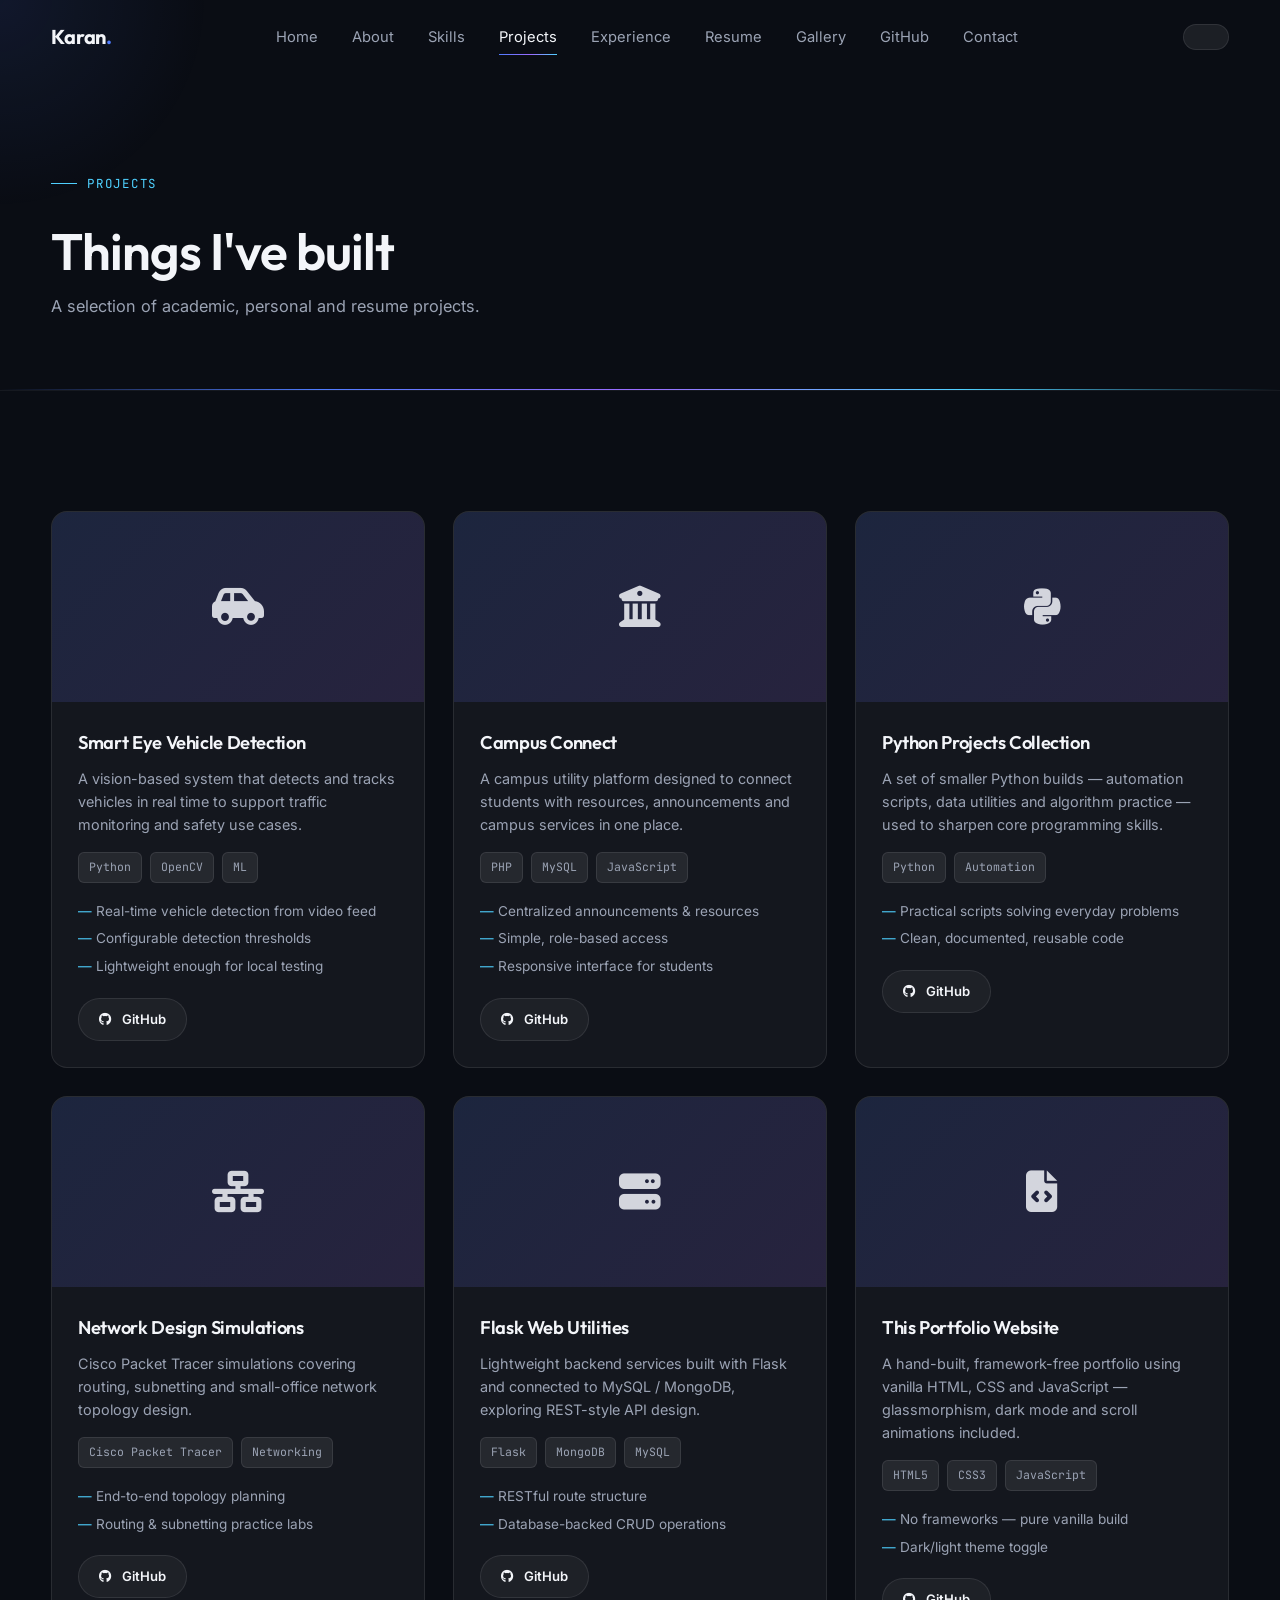
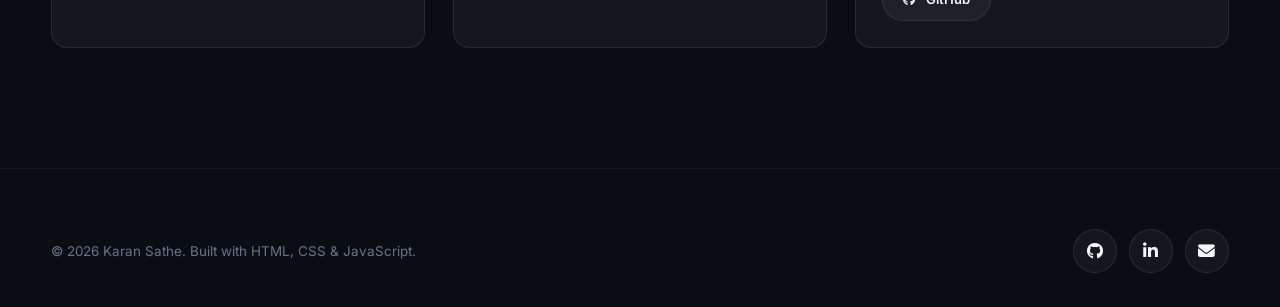
<file: projects.html>
<!DOCTYPE html>
<html lang="en">
<head>
<meta charset="UTF-8">
<meta name="viewport" content="width=device-width, initial-scale=1.0">
<title>Projects — Karan Sathe</title>
<link rel="preconnect" href="https://fonts.googleapis.com">
<link href="https://fonts.googleapis.com/css2?family=Outfit:wght@400;500;600;700;800&family=Inter:wght@400;500;600;700&family=JetBrains+Mono:wght@400;500&display=swap" rel="stylesheet">
<link rel="stylesheet" href="https://cdnjs.cloudflare.com/ajax/libs/font-awesome/6.5.1/css/all.min.css">
<link rel="stylesheet" href="css/style.css">
<link rel="stylesheet" href="css/animations.css">
<link rel="stylesheet" href="css/responsive.css">
</head>
<body>

<div id="loader"><div class="loader-mark">KARAN SATHE</div><div class="loader-bar"><span></span></div></div>
<div id="scroll-progress"></div>
<div id="mouse-glow"></div>

<header id="navbar">
  <div class="nav-inner">
    <a href="index.html" class="logo">Karan<span>.</span></a>
    <nav class="nav-links" id="nav-links">
      <a href="index.html">Home</a>
      <a href="about.html">About</a>
      <a href="skills.html">Skills</a>
      <a href="projects.html">Projects</a>
      <a href="experience.html">Experience</a>
      <a href="resume.html">Resume</a>
      <a href="gallery.html">Gallery</a>
      <a href="github.html">GitHub</a>
      <a href="contact.html">Contact</a>
    </nav>
    <div class="nav-actions">
      <button class="theme-toggle" aria-label="Toggle theme"><span class="knob"></span></button>
      <button class="nav-burger" id="nav-burger" aria-label="Menu"><span></span><span></span><span></span></button>
    </div>
  </div>
</header>

<section class="page-header">
  <div class="container">
    <div class="eyebrow reveal in">Projects</div>
    <h1 class="reveal in">Things I've built</h1>
    <p class="section-sub reveal in">A selection of academic, personal and resume projects.</p>
  </div>
</section>

<section>
  <div class="container">
    <div class="project-grid">

      <div class="project-card reveal">
        <div class="project-media"><i class="fa-solid fa-car-side"></i></div>
        <div class="project-body">
          <h3>Smart Eye Vehicle Detection</h3>
          <p>A vision-based system that detects and tracks vehicles in real time to support traffic monitoring and safety use cases.</p>
          <div class="tech-tags"><span>Python</span><span>OpenCV</span><span>ML</span></div>
          <ul class="feature-list">
            <li>Real-time vehicle detection from video feed</li>
            <li>Configurable detection thresholds</li>
            <li>Lightweight enough for local testing</li>
          </ul>
          <div class="project-links">
            <a href="https://github.com/karan960" target="_blank" rel="noopener" class="btn btn-ghost btn-sm"><i class="fa-brands fa-github"></i> GitHub</a>
          </div>
        </div>
      </div>

      <div class="project-card reveal">
        <div class="project-media"><i class="fa-solid fa-building-columns"></i></div>
        <div class="project-body">
          <h3>Campus Connect</h3>
          <p>A campus utility platform designed to connect students with resources, announcements and campus services in one place.</p>
          <div class="tech-tags"><span>PHP</span><span>MySQL</span><span>JavaScript</span></div>
          <ul class="feature-list">
            <li>Centralized announcements &amp; resources</li>
            <li>Simple, role-based access</li>
            <li>Responsive interface for students</li>
          </ul>
          <div class="project-links">
            <a href="https://github.com/karan960" target="_blank" rel="noopener" class="btn btn-ghost btn-sm"><i class="fa-brands fa-github"></i> GitHub</a>
          </div>
        </div>
      </div>

      <div class="project-card reveal">
        <div class="project-media"><i class="fa-brands fa-python"></i></div>
        <div class="project-body">
          <h3>Python Projects Collection</h3>
          <p>A set of smaller Python builds — automation scripts, data utilities and algorithm practice — used to sharpen core programming skills.</p>
          <div class="tech-tags"><span>Python</span><span>Automation</span></div>
          <ul class="feature-list">
            <li>Practical scripts solving everyday problems</li>
            <li>Clean, documented, reusable code</li>
          </ul>
          <div class="project-links">
            <a href="https://github.com/karan960" target="_blank" rel="noopener" class="btn btn-ghost btn-sm"><i class="fa-brands fa-github"></i> GitHub</a>
          </div>
        </div>
      </div>

      <div class="project-card reveal">
        <div class="project-media"><i class="fa-solid fa-network-wired"></i></div>
        <div class="project-body">
          <h3>Network Design Simulations</h3>
          <p>Cisco Packet Tracer simulations covering routing, subnetting and small-office network topology design.</p>
          <div class="tech-tags"><span>Cisco Packet Tracer</span><span>Networking</span></div>
          <ul class="feature-list">
            <li>End-to-end topology planning</li>
            <li>Routing &amp; subnetting practice labs</li>
          </ul>
          <div class="project-links">
            <a href="https://github.com/karan960" target="_blank" rel="noopener" class="btn btn-ghost btn-sm"><i class="fa-brands fa-github"></i> GitHub</a>
          </div>
        </div>
      </div>

      <div class="project-card reveal">
        <div class="project-media"><i class="fa-solid fa-server"></i></div>
        <div class="project-body">
          <h3>Flask Web Utilities</h3>
          <p>Lightweight backend services built with Flask and connected to MySQL / MongoDB, exploring REST-style API design.</p>
          <div class="tech-tags"><span>Flask</span><span>MongoDB</span><span>MySQL</span></div>
          <ul class="feature-list">
            <li>RESTful route structure</li>
            <li>Database-backed CRUD operations</li>
          </ul>
          <div class="project-links">
            <a href="https://github.com/karan960" target="_blank" rel="noopener" class="btn btn-ghost btn-sm"><i class="fa-brands fa-github"></i> GitHub</a>
          </div>
        </div>
      </div>

      <div class="project-card reveal">
        <div class="project-media"><i class="fa-solid fa-file-code"></i></div>
        <div class="project-body">
          <h3>This Portfolio Website</h3>
          <p>A hand-built, framework-free portfolio using vanilla HTML, CSS and JavaScript — glassmorphism, dark mode and scroll animations included.</p>
          <div class="tech-tags"><span>HTML5</span><span>CSS3</span><span>JavaScript</span></div>
          <ul class="feature-list">
            <li>No frameworks — pure vanilla build</li>
            <li>Dark/light theme toggle</li>
          </ul>
          <div class="project-links">
            <a href="https://github.com/karan960" target="_blank" rel="noopener" class="btn btn-ghost btn-sm"><i class="fa-brands fa-github"></i> GitHub</a>
          </div>
        </div>
      </div>

    </div>
  </div>
</section>

<footer>
  <div class="container footer-inner">
    <p>© 2026 Karan Sathe. Built with HTML, CSS &amp; JavaScript.</p>
    <div class="footer-socials">
      <a class="social-icon" href="https://github.com/karan960" target="_blank" rel="noopener"><i class="fa-brands fa-github"></i></a>
      <a class="social-icon" href="https://www.linkedin.com/in/karan-sathe-346531235" target="_blank" rel="noopener"><i class="fa-brands fa-linkedin-in"></i></a>
      <a class="social-icon" href="mailto:karansathe903@gmail.com"><i class="fa-solid fa-envelope"></i></a>
    </div>
  </div>
</footer>

<button id="to-top" aria-label="Scroll to top"><i class="fa-solid fa-arrow-up"></i></button>
<script src="js/script.js"></script>
</body>
</html>
</file>
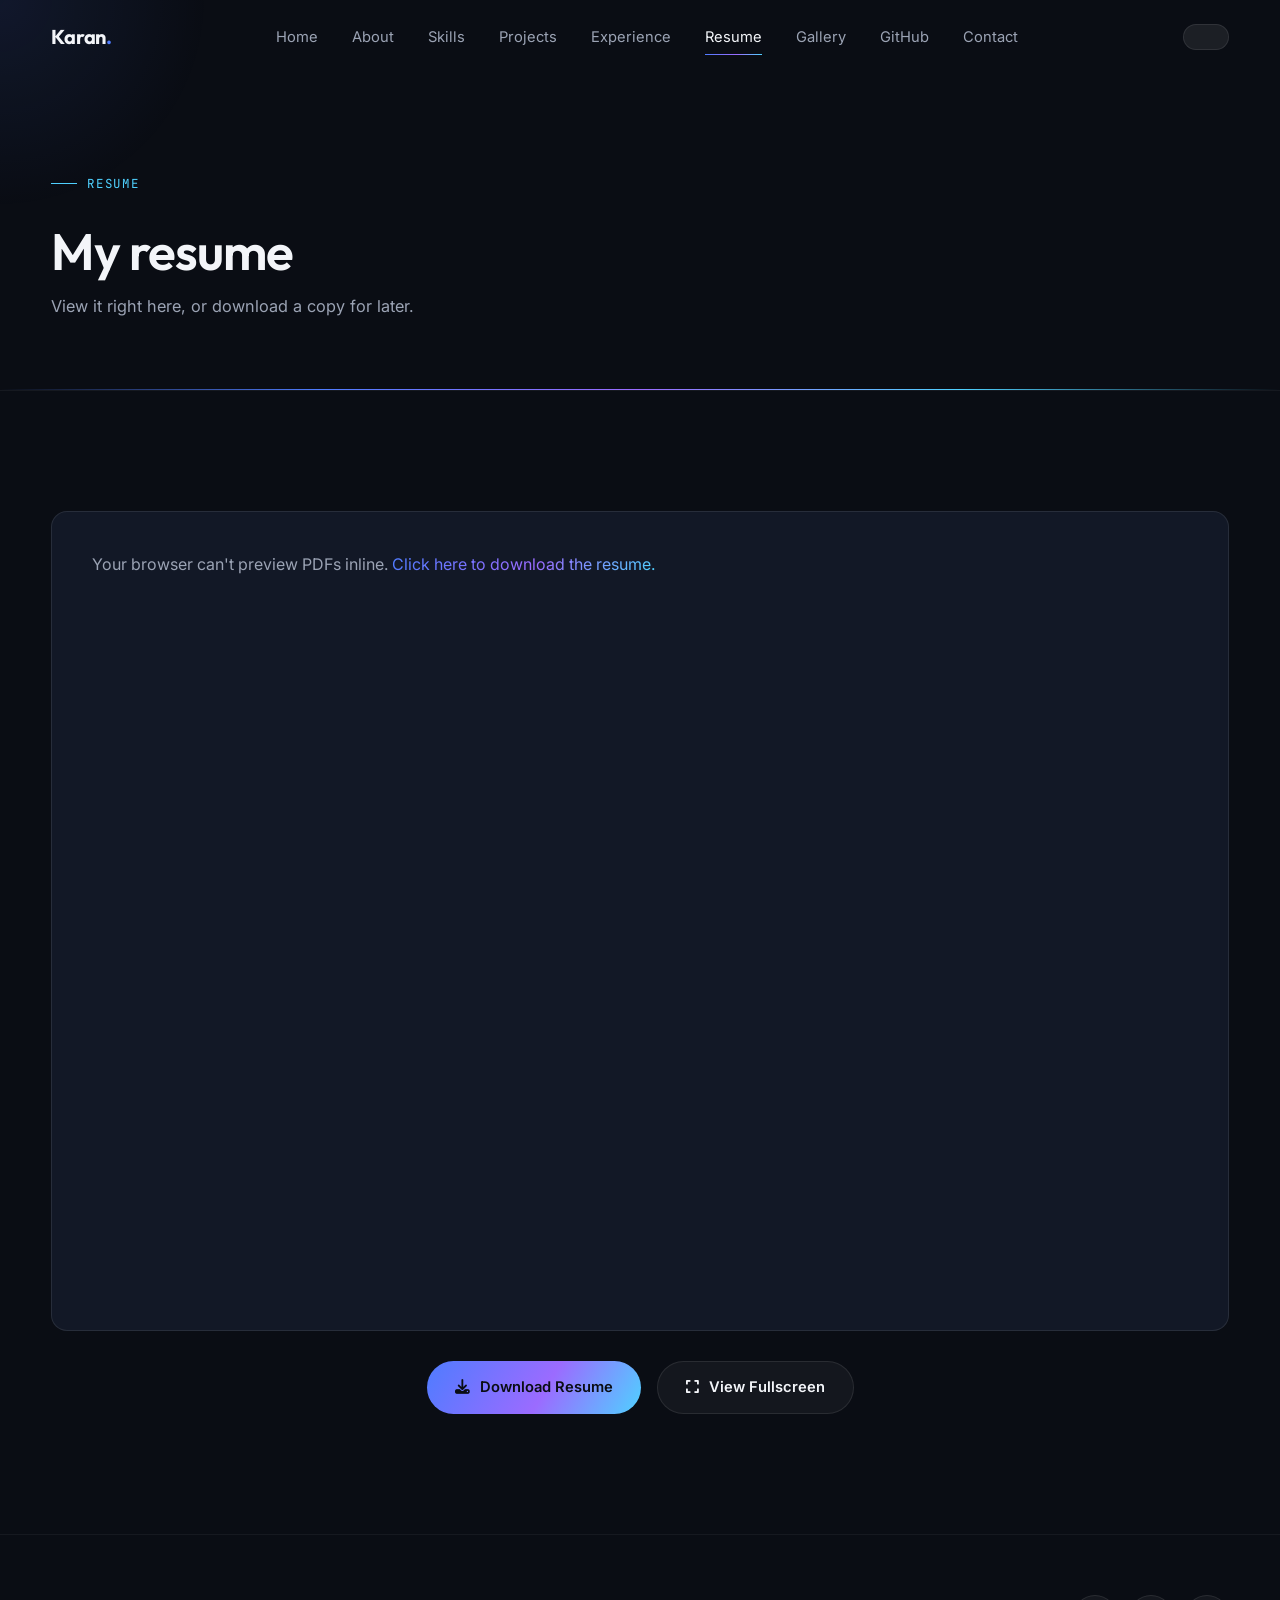
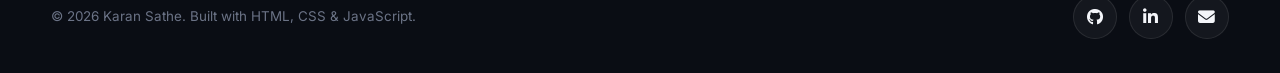
<file: resume.html>
<!DOCTYPE html>
<html lang="en">
<head>
<meta charset="UTF-8">
<meta name="viewport" content="width=device-width, initial-scale=1.0">
<title>Resume — Karan Sathe</title>
<link rel="preconnect" href="https://fonts.googleapis.com">
<link href="https://fonts.googleapis.com/css2?family=Outfit:wght@400;500;600;700;800&family=Inter:wght@400;500;600;700&family=JetBrains+Mono:wght@400;500&display=swap" rel="stylesheet">
<link rel="stylesheet" href="https://cdnjs.cloudflare.com/ajax/libs/font-awesome/6.5.1/css/all.min.css">
<link rel="stylesheet" href="css/style.css">
<link rel="stylesheet" href="css/animations.css">
<link rel="stylesheet" href="css/responsive.css">
</head>
<body>

<div id="loader"><div class="loader-mark">KARAN SATHE</div><div class="loader-bar"><span></span></div></div>
<div id="scroll-progress"></div>
<div id="mouse-glow"></div>

<header id="navbar">
  <div class="nav-inner">
    <a href="index.html" class="logo">Karan<span>.</span></a>
    <nav class="nav-links" id="nav-links">
      <a href="index.html">Home</a>
      <a href="about.html">About</a>
      <a href="skills.html">Skills</a>
      <a href="projects.html">Projects</a>
      <a href="experience.html">Experience</a>
      <a href="resume.html">Resume</a>
      <a href="gallery.html">Gallery</a>
      <a href="github.html">GitHub</a>
      <a href="contact.html">Contact</a>
    </nav>
    <div class="nav-actions">
      <button class="theme-toggle" aria-label="Toggle theme"><span class="knob"></span></button>
      <button class="nav-burger" id="nav-burger" aria-label="Menu"><span></span><span></span><span></span></button>
    </div>
  </div>
</header>

<section class="page-header">
  <div class="container">
    <div class="eyebrow reveal in">Resume</div>
    <h1 class="reveal in">My resume</h1>
    <p class="section-sub reveal in">View it right here, or download a copy for later.</p>
  </div>
</section>

<section>
  <div class="container resume-wrap">
    <div class="resume-embed reveal">
      <object data="assets/resume/Karan_Sathe march__2026.pdf" type="application/pdf" width="100%" height="100%">
        <p style="padding:40px;color:var(--text-dim);">
          Your browser can't preview PDFs inline.
          <a href="assets/resume/Karan_Sathe march__2026.pdf" class="gradient-text">Click here to download the resume.</a>
        </p>
      </object>
    </div>
    <div class="resume-actions reveal">
      <a href="assets/resume/Karan_Sathe march__2026.pdf" class="btn btn-primary" download><i class="fa-solid fa-download"></i> Download Resume</a>
      <a href="assets/resume/Karan_Sathe march__2026.pdf" target="_blank" rel="noopener" class="btn btn-ghost"><i class="fa-solid fa-expand"></i> View Fullscreen</a>
    </div>
  </div>
</section>

<footer>
  <div class="container footer-inner">
    <p>© 2026 Karan Sathe. Built with HTML, CSS &amp; JavaScript.</p>
    <div class="footer-socials">
      <a class="social-icon" href="https://github.com/karan960" target="_blank" rel="noopener"><i class="fa-brands fa-github"></i></a>
      <a class="social-icon" href="https://www.linkedin.com/in/karan-sathe-346531235" target="_blank" rel="noopener"><i class="fa-brands fa-linkedin-in"></i></a>
      <a class="social-icon" href="mailto:karansathe903@gmail.com"><i class="fa-solid fa-envelope"></i></a>
    </div>
  </div>
</footer>

<button id="to-top" aria-label="Scroll to top"><i class="fa-solid fa-arrow-up"></i></button>
<script src="js/script.js"></script>
</body>
</html>
</file>
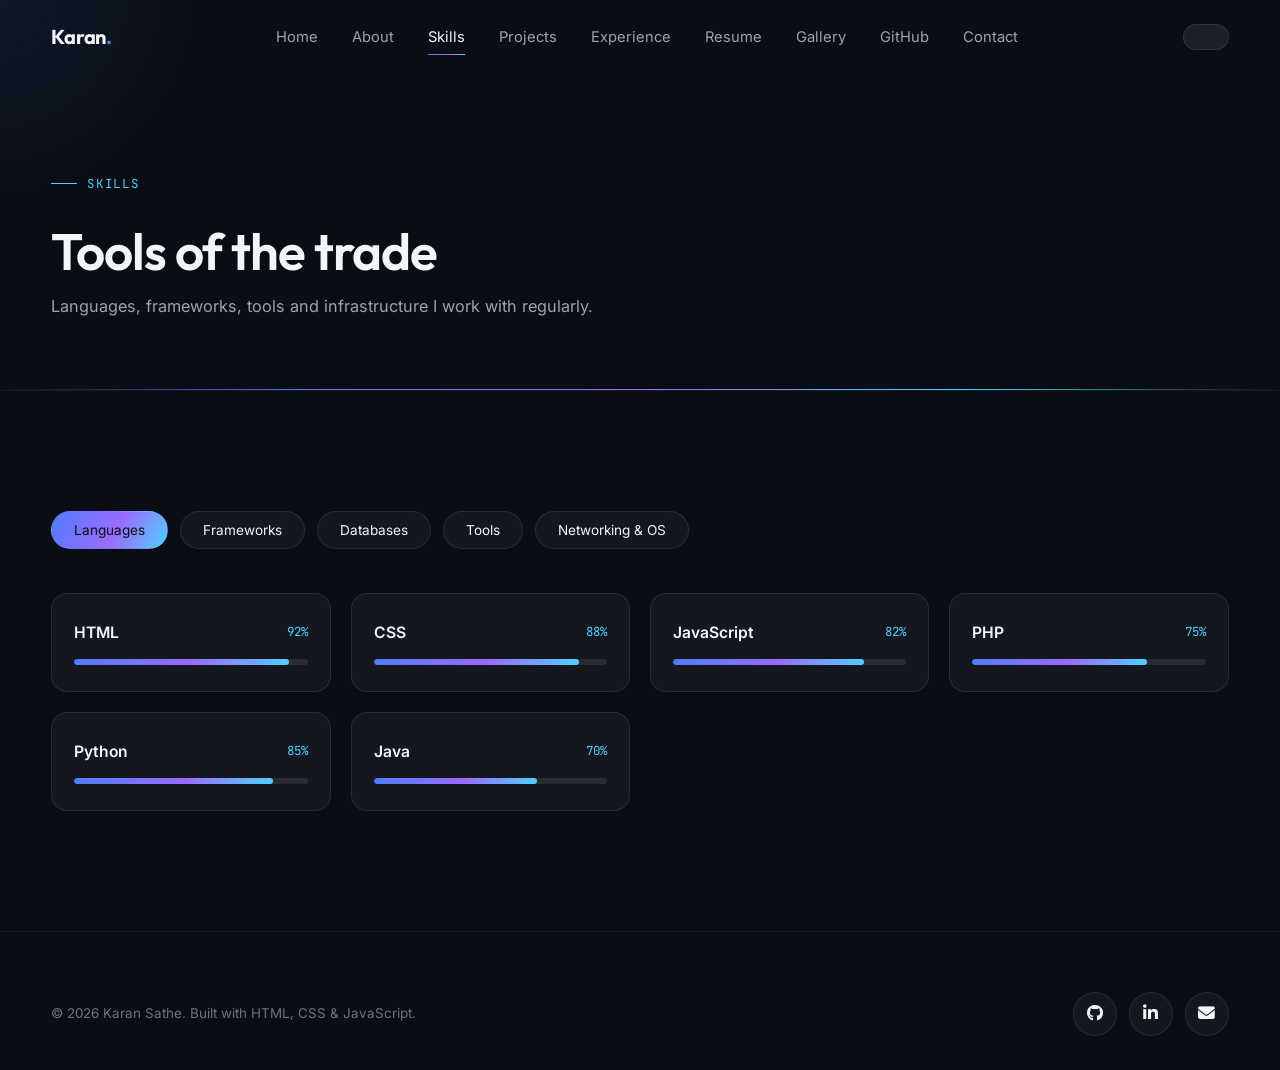
<file: skills.html>
<!DOCTYPE html>
<html lang="en">
<head>
<meta charset="UTF-8">
<meta name="viewport" content="width=device-width, initial-scale=1.0">
<title>Skills — Karan Sathe</title>
<link rel="preconnect" href="https://fonts.googleapis.com">
<link href="https://fonts.googleapis.com/css2?family=Outfit:wght@400;500;600;700;800&family=Inter:wght@400;500;600;700&family=JetBrains+Mono:wght@400;500&display=swap" rel="stylesheet">
<link rel="stylesheet" href="https://cdnjs.cloudflare.com/ajax/libs/font-awesome/6.5.1/css/all.min.css">
<link rel="stylesheet" href="css/style.css">
<link rel="stylesheet" href="css/animations.css">
<link rel="stylesheet" href="css/responsive.css">
</head>
<body>

<div id="loader"><div class="loader-mark">KARAN SATHE</div><div class="loader-bar"><span></span></div></div>
<div id="scroll-progress"></div>
<div id="mouse-glow"></div>

<header id="navbar">
  <div class="nav-inner">
    <a href="index.html" class="logo">Karan<span>.</span></a>
    <nav class="nav-links" id="nav-links">
      <a href="index.html">Home</a>
      <a href="about.html">About</a>
      <a href="skills.html">Skills</a>
      <a href="projects.html">Projects</a>
      <a href="experience.html">Experience</a>
      <a href="resume.html">Resume</a>
      <a href="gallery.html">Gallery</a>
      <a href="github.html">GitHub</a>
      <a href="contact.html">Contact</a>
    </nav>
    <div class="nav-actions">
      <button class="theme-toggle" aria-label="Toggle theme"><span class="knob"></span></button>
      <button class="nav-burger" id="nav-burger" aria-label="Menu"><span></span><span></span><span></span></button>
    </div>
  </div>
</header>

<section class="page-header">
  <div class="container">
    <div class="eyebrow reveal in">Skills</div>
    <h1 class="reveal in">Tools of the trade</h1>
    <p class="section-sub reveal in">Languages, frameworks, tools and infrastructure I work with regularly.</p>
  </div>
</section>

<section>
  <div class="container">
    <div class="skills-tabs reveal">
      <button class="tab-btn active" data-target="panel-lang">Languages</button>
      <button class="tab-btn" data-target="panel-frame">Frameworks</button>
      <button class="tab-btn" data-target="panel-db">Databases</button>
      <button class="tab-btn" data-target="panel-tools">Tools</button>
      <button class="tab-btn" data-target="panel-net">Networking &amp; OS</button>
    </div>

    <div class="skills-panel active" id="panel-lang">
      <div class="skill-card"><div class="skill-top"><span class="name">HTML</span><span class="pct">92%</span></div><div class="skill-bar"><span data-pct="92"></span></div></div>
      <div class="skill-card"><div class="skill-top"><span class="name">CSS</span><span class="pct">88%</span></div><div class="skill-bar"><span data-pct="88"></span></div></div>
      <div class="skill-card"><div class="skill-top"><span class="name">JavaScript</span><span class="pct">82%</span></div><div class="skill-bar"><span data-pct="82"></span></div></div>
      <div class="skill-card"><div class="skill-top"><span class="name">PHP</span><span class="pct">75%</span></div><div class="skill-bar"><span data-pct="75"></span></div></div>
      <div class="skill-card"><div class="skill-top"><span class="name">Python</span><span class="pct">85%</span></div><div class="skill-bar"><span data-pct="85"></span></div></div>
      <div class="skill-card"><div class="skill-top"><span class="name">Java</span><span class="pct">70%</span></div><div class="skill-bar"><span data-pct="70"></span></div></div>
    </div>

    <div class="skills-panel" id="panel-frame">
      <div class="skill-card"><div class="skill-top"><span class="name">React</span><span class="pct">65%</span></div><div class="skill-bar"><span data-pct="65"></span></div></div>
      <div class="skill-card"><div class="skill-top"><span class="name">Flask</span><span class="pct">78%</span></div><div class="skill-bar"><span data-pct="78"></span></div></div>
    </div>

    <div class="skills-panel" id="panel-db">
      <div class="skill-card"><div class="skill-top"><span class="name">MySQL</span><span class="pct">80%</span></div><div class="skill-bar"><span data-pct="80"></span></div></div>
      <div class="skill-card"><div class="skill-top"><span class="name">MongoDB</span><span class="pct">72%</span></div><div class="skill-bar"><span data-pct="72"></span></div></div>
    </div>

    <div class="skills-panel" id="panel-tools">
      <div class="skill-card"><div class="skill-top"><span class="name">Git</span><span class="pct">85%</span></div><div class="skill-bar"><span data-pct="85"></span></div></div>
      <div class="skill-card"><div class="skill-top"><span class="name">GitHub</span><span class="pct">85%</span></div><div class="skill-bar"><span data-pct="85"></span></div></div>
      <div class="skill-card"><div class="skill-top"><span class="name">Linux</span><span class="pct">76%</span></div><div class="skill-bar"><span data-pct="76"></span></div></div>
      <div class="skill-card"><div class="skill-top"><span class="name">VS Code</span><span class="pct">90%</span></div><div class="skill-bar"><span data-pct="90"></span></div></div>
      <div class="skill-card"><div class="skill-top"><span class="name">Cisco Packet Tracer</span><span class="pct">78%</span></div><div class="skill-bar"><span data-pct="78"></span></div></div>
    </div>

    <div class="skills-panel" id="panel-net">
      <div class="skill-card"><div class="skill-top"><span class="name">Networking Fundamentals</span><span class="pct">80%</span></div><div class="skill-bar"><span data-pct="80"></span></div></div>
      <div class="skill-card"><div class="skill-top"><span class="name">Subnetting &amp; Routing</span><span class="pct">75%</span></div><div class="skill-bar"><span data-pct="75"></span></div></div>
      <div class="skill-card"><div class="skill-top"><span class="name">Linux Administration</span><span class="pct">72%</span></div><div class="skill-bar"><span data-pct="72"></span></div></div>
      <div class="skill-card"><div class="skill-top"><span class="name">Windows / OS Concepts</span><span class="pct">80%</span></div><div class="skill-bar"><span data-pct="80"></span></div></div>
    </div>
  </div>
</section>

<footer>
  <div class="container footer-inner">
    <p>© 2026 Karan Sathe. Built with HTML, CSS &amp; JavaScript.</p>
    <div class="footer-socials">
      <a class="social-icon" href="https://github.com/karan960" target="_blank" rel="noopener"><i class="fa-brands fa-github"></i></a>
      <a class="social-icon" href="https://www.linkedin.com/in/karan-sathe-346531235" target="_blank" rel="noopener"><i class="fa-brands fa-linkedin-in"></i></a>
      <a class="social-icon" href="mailto:karansathe903@gmail.com"><i class="fa-solid fa-envelope"></i></a>
    </div>
  </div>
</footer>

<button id="to-top" aria-label="Scroll to top"><i class="fa-solid fa-arrow-up"></i></button>
<script src="js/script.js"></script>
</body>
</html>
</file>
<file: css/style.css>
/* ==========================================================================
   Karan Sathe — Portfolio
   Design tokens
   ========================================================================== */
:root{
  --bg:            #0A0D14;
  --bg-alt:        #0E121C;
  --panel:         #121826;
  --panel-solid:   #141b29;
  --glass:         rgba(255,255,255,0.045);
  --glass-strong:  rgba(255,255,255,0.075);
  --border:        rgba(255,255,255,0.09);
  --border-soft:   rgba(255,255,255,0.05);

  --blue:          #4F7CFF;
  --blue-soft:     rgba(79,124,255,0.14);
  --purple:        #9B6BFF;
  --purple-soft:   rgba(155,107,255,0.14);
  --cyan:          #4FD1FF;
  --cyan-soft:     rgba(79,209,255,0.14);

  --text:          #F3F5F9;
  --text-dim:      #9BA3B4;
  --text-faint:    #6b7386;

  --grad-main: linear-gradient(120deg, var(--blue), var(--purple) 55%, var(--cyan));
  --grad-line: linear-gradient(90deg, transparent, var(--blue), var(--purple), var(--cyan), transparent);

  --radius-s: 10px;
  --radius-m: 16px;
  --radius-l: 24px;

  --shadow-glow: 0 8px 40px rgba(79,124,255,0.15);
  --ease: cubic-bezier(.22,.9,.32,1);

  --font-display: 'Outfit', sans-serif;
  --font-body: 'Inter', sans-serif;
  --font-mono: 'JetBrains Mono', monospace;

  --nav-h: 76px;
}

[data-theme="light"]{
  --bg:            #F6F7FB;
  --bg-alt:        #EFF1F7;
  --panel:         #FFFFFF;
  --panel-solid:   #FFFFFF;
  --glass:         rgba(18,23,35,0.035);
  --glass-strong:  rgba(18,23,35,0.06);
  --border:        rgba(18,23,35,0.09);
  --border-soft:   rgba(18,23,35,0.05);

  --text:          #12151F;
  --text-dim:      #565f74;
  --text-faint:    #8890a1;

  --shadow-glow: 0 8px 40px rgba(79,124,255,0.10);
}

*,*::before,*::after{ box-sizing:border-box; margin:0; padding:0; }
html{ scroll-behavior:smooth; }
body{
  background:var(--bg);
  color:var(--text);
  font-family:var(--font-body);
  line-height:1.6;
  overflow-x:hidden;
  transition:background .4s var(--ease), color .4s var(--ease);
  -webkit-font-smoothing:antialiased;
}
img{ max-width:100%; display:block; }
a{ color:inherit; text-decoration:none; }
ul{ list-style:none; }
button{ font-family:inherit; border:none; background:none; cursor:pointer; color:inherit; }
input,textarea{ font-family:inherit; }

.container{ width:min(1180px, 92%); margin:0 auto; }
section{ position:relative; padding:120px 0; }
.eyebrow{
  display:inline-flex; align-items:center; gap:10px;
  font-family:var(--font-mono); font-size:.78rem; letter-spacing:.14em;
  text-transform:uppercase; color:var(--cyan); margin-bottom:18px;
}
.eyebrow::before{ content:""; width:26px; height:1px; background:var(--cyan); }

h1,h2,h3,h4{ font-family:var(--font-display); font-weight:600; letter-spacing:-0.02em; }
.section-title{
  font-size:clamp(2rem, 4vw, 2.8rem);
  margin-bottom:14px;
}
.section-sub{
  color:var(--text-dim); max-width:560px; font-size:1.02rem; margin-bottom:56px;
}
.gradient-text{
  background:var(--grad-main);
  -webkit-background-clip:text; background-clip:text; color:transparent;
}

/* ---------- Loading screen ---------- */
#loader{
  position:fixed; inset:0; z-index:9999; background:var(--bg);
  display:flex; align-items:center; justify-content:center; flex-direction:column; gap:18px;
  transition:opacity .6s var(--ease), visibility .6s var(--ease);
}
#loader.hide{ opacity:0; visibility:hidden; }
.loader-mark{
  font-family:var(--font-mono); font-size:1.1rem; color:var(--text-dim); letter-spacing:.08em;
}
.loader-bar{ width:220px; height:2px; background:var(--border); border-radius:2px; overflow:hidden; }
.loader-bar span{
  display:block; height:100%; width:0%; background:var(--grad-main);
  animation:loaderFill 1.1s var(--ease) forwards;
}
@keyframes loaderFill{ to{ width:100%; } }

/* ---------- Progress bar (scroll) ---------- */
#scroll-progress{
  position:fixed; top:0; left:0; height:3px; width:0%;
  background:var(--grad-main); z-index:2000; transition:width .1s linear;
}

/* ---------- Mouse glow ---------- */
#mouse-glow{
  position:fixed; width:420px; height:420px; border-radius:50%;
  background:radial-gradient(circle, rgba(79,124,255,0.10), transparent 70%);
  pointer-events:none; z-index:1; transform:translate(-50%,-50%);
  transition:opacity .3s ease; will-change:transform;
}

/* ---------- Navbar ---------- */
#navbar{
  position:fixed; top:0; left:0; width:100%; z-index:1000;
  height:var(--nav-h);
  display:flex; align-items:center;
  border-bottom:1px solid transparent;
  transition:background .35s var(--ease), border-color .35s var(--ease), backdrop-filter .35s var(--ease);
}
#navbar.scrolled{
  background:color-mix(in srgb, var(--bg) 78%, transparent);
  backdrop-filter:blur(18px) saturate(140%);
  border-bottom:1px solid var(--border-soft);
}
.nav-inner{ width:min(1180px,92%); margin:0 auto; display:flex; align-items:center; justify-content:space-between; }
.logo{ font-family:var(--font-display); font-weight:700; font-size:1.25rem; letter-spacing:-0.01em; }
.logo span{ color:var(--blue); }
.nav-links{ display:flex; align-items:center; gap:34px; }
.nav-links a{
  font-size:.92rem; color:var(--text-dim); position:relative; padding:6px 0;
  transition:color .25s ease;
}
.nav-links a::after{
  content:""; position:absolute; left:0; bottom:0; height:1px; width:0%;
  background:var(--grad-main); transition:width .3s var(--ease);
}
.nav-links a:hover, .nav-links a.active{ color:var(--text); }
.nav-links a:hover::after, .nav-links a.active::after{ width:100%; }
.nav-actions{ display:flex; align-items:center; gap:16px; }
.theme-toggle{
  width:46px; height:26px; border-radius:20px; background:var(--glass-strong);
  border:1px solid var(--border); position:relative; padding:2px;
}
.theme-toggle .knob{
  width:20px; height:20px; border-radius:50%; background:var(--grad-main);
  transform:translateX(0); transition:transform .35s var(--ease);
}
[data-theme="light"] .theme-toggle .knob{ transform:translateX(20px); }
.nav-burger{ display:none; flex-direction:column; gap:5px; width:26px; }
.nav-burger span{ height:2px; width:100%; background:var(--text); border-radius:2px; transition:.3s var(--ease); }

/* ---------- Buttons ---------- */
.btn{
  position:relative; overflow:hidden; display:inline-flex; align-items:center; gap:10px;
  padding:14px 28px; border-radius:100px; font-size:.92rem; font-weight:600;
  transition:transform .3s var(--ease), box-shadow .3s var(--ease);
}
.btn-primary{ background:var(--grad-main); color:#0A0D14; }
.btn-primary:hover{ transform:translateY(-2px); box-shadow:var(--shadow-glow); }
.btn-ghost{ border:1px solid var(--border); background:var(--glass); color:var(--text); }
.btn-ghost:hover{ transform:translateY(-2px); border-color:var(--blue); }
.btn-sm{ padding:10px 20px; font-size:.82rem; }
.ripple{ position:absolute; border-radius:50%; background:rgba(255,255,255,.5); transform:scale(0); animation:rippleAnim .6s ease-out; pointer-events:none; }
[data-theme="light"] .ripple{ background:rgba(0,0,0,.15); }
@keyframes rippleAnim{ to{ transform:scale(3.2); opacity:0; } }

/* ---------- Hero ---------- */
.hero{
  min-height:100vh; display:flex; align-items:center; position:relative;
  padding-top:var(--nav-h);
  overflow:hidden;
}
#network-canvas{ position:absolute; inset:0; z-index:0; opacity:.55; }
.hero-inner{
  position:relative; z-index:2; width:min(1180px,92%); margin:0 auto;
  display:grid; grid-template-columns:1.1fr .9fr; gap:60px; align-items:center;
}
.hero-tag{
  font-family:var(--font-mono); font-size:.82rem; letter-spacing:.1em; text-transform:uppercase;
  color:var(--cyan); display:flex; align-items:center; gap:10px; margin-bottom:22px;
}
.hero-tag .dot{ width:7px; height:7px; border-radius:50%; background:var(--cyan); box-shadow:0 0 12px var(--cyan); animation:pulse 1.8s infinite; }
@keyframes pulse{ 0%,100%{opacity:1;} 50%{opacity:.3;} }
.hero h1{
  font-size:clamp(2.6rem, 5.4vw, 4.2rem); line-height:1.05; margin-bottom:22px;
}
#typed-role{ border-right:2px solid var(--cyan); padding-right:4px; }
.hero-desc{ color:var(--text-dim); font-size:1.08rem; max-width:520px; margin-bottom:36px; }
.hero-btns{ display:flex; flex-wrap:wrap; gap:16px; margin-bottom:44px; }
.hero-socials{ display:flex; gap:14px; }
.social-icon{
  width:44px; height:44px; border-radius:50%; display:flex; align-items:center; justify-content:center;
  border:1px solid var(--border); background:var(--glass); transition:.3s var(--ease); font-size:1.05rem;
}
.social-icon:hover{ transform:translateY(-4px); background:var(--grad-main); color:#0A0D14; border-color:transparent; }

.hero-visual{ position:relative; display:flex; align-items:center; justify-content:center; }
.hero-frame{
  position:relative; width:340px; height:340px; border-radius:32px; overflow:hidden;
  border:1px solid var(--border); background:var(--panel);
  box-shadow:0 30px 80px rgba(0,0,0,.4);
}
[data-theme="light"] .hero-frame{ box-shadow:0 30px 80px rgba(20,30,60,.14); }
.hero-frame img{ width:100%; height:100%; object-fit:cover; }
.hero-ring{
  position:absolute; inset:-24px; border-radius:40px; border:1px dashed var(--border);
  animation:spin 26s linear infinite;
}
@keyframes spin{ to{ transform:rotate(360deg); } }
.float-chip{
  position:absolute; padding:10px 16px; border-radius:14px; background:var(--panel-solid);
  border:1px solid var(--border); font-family:var(--font-mono); font-size:.78rem;
  display:flex; align-items:center; gap:8px; box-shadow:0 10px 30px rgba(0,0,0,.25);
  animation:floatChip 5s ease-in-out infinite;
}
[data-theme="light"] .float-chip{ box-shadow:0 10px 30px rgba(20,30,60,.1); }
.chip-1{ top:8%; left:-14%; animation-delay:0s; }
.chip-2{ bottom:10%; right:-10%; animation-delay:1.6s; }
.chip-3{ bottom:38%; left:-18%; animation-delay:.8s; }
@keyframes floatChip{ 0%,100%{ transform:translateY(0);} 50%{ transform:translateY(-12px);} }
.scroll-cue{
  position:absolute; bottom:34px; left:50%; transform:translateX(-50%); z-index:2;
  display:flex; flex-direction:column; align-items:center; gap:8px; color:var(--text-faint);
  font-family:var(--font-mono); font-size:.72rem; letter-spacing:.1em;
}
.scroll-cue .line{ width:1px; height:34px; background:linear-gradient(var(--cyan), transparent); animation:scrollLine 1.8s infinite; }
@keyframes scrollLine{ 0%{ transform:scaleY(0); transform-origin:top;} 50%{ transform:scaleY(1); transform-origin:top;} 51%{transform-origin:bottom;} 100%{ transform:scaleY(0); transform-origin:bottom;} }

/* ---------- Page header (inner pages) ---------- */
.page-header{
  padding:calc(var(--nav-h) + 90px) 0 70px; position:relative; overflow:hidden;
  border-bottom:1px solid var(--border-soft);
}
.page-header h1{ font-size:clamp(2.1rem, 4.4vw, 3.2rem); }
.page-header .section-sub{ margin-bottom:0; }
.page-header::after{
  content:""; position:absolute; left:0; right:0; bottom:0; height:1px; background:var(--grad-line);
}

/* ---------- Cards / glass panel ---------- */
.glass{
  background:var(--glass); border:1px solid var(--border); border-radius:var(--radius-m);
  backdrop-filter:blur(14px);
}
.card{
  background:var(--glass); border:1px solid var(--border); border-radius:var(--radius-m);
  padding:32px; transition:transform .35s var(--ease), border-color .35s var(--ease), box-shadow .35s var(--ease);
}
.card:hover{ transform:translateY(-6px); border-color:var(--blue); box-shadow:var(--shadow-glow); }

/* ---------- About ---------- */
.about-grid{ display:grid; grid-template-columns:.85fr 1.15fr; gap:70px; align-items:start; }
.about-photo{ position:relative; }
.about-photo .frame{
  border-radius:var(--radius-l); overflow:hidden; border:1px solid var(--border);
  aspect-ratio:4/5;
}
.about-photo img{ width:100%; height:100%; object-fit:cover; }
.about-stats{ display:flex; gap:20px; margin-top:24px; }
.stat{ flex:1; text-align:center; padding:16px 8px; border-radius:var(--radius-s); background:var(--glass); border:1px solid var(--border); }
.stat b{ display:block; font-family:var(--font-display); font-size:1.5rem; background:var(--grad-main); -webkit-background-clip:text; background-clip:text; color:transparent; }
.stat span{ font-size:.76rem; color:var(--text-dim); }
.about-text p{ color:var(--text-dim); margin-bottom:18px; }
.about-text h3{ font-size:1.3rem; margin:34px 0 14px; }

.timeline{ position:relative; padding-left:34px; margin-top:10px; }
.timeline::before{ content:""; position:absolute; left:6px; top:6px; bottom:6px; width:1px; background:var(--border); }
.timeline-item{ position:relative; padding-bottom:34px; }
.timeline-item:last-child{ padding-bottom:0; }
.timeline-item::before{
  content:""; position:absolute; left:-34px; top:4px; width:13px; height:13px; border-radius:50%;
  background:var(--bg); border:2px solid var(--blue);
}
.timeline-item .t-date{ font-family:var(--font-mono); font-size:.76rem; color:var(--cyan); letter-spacing:.06em; }
.timeline-item h4{ font-size:1.05rem; margin:5px 0 4px; }
.timeline-item p{ color:var(--text-dim); font-size:.92rem; }

.strengths-grid{ display:grid; grid-template-columns:repeat(3,1fr); gap:18px; margin-top:16px; }
.strength{ padding:22px; border-radius:var(--radius-s); background:var(--glass); border:1px solid var(--border); text-align:center; }
.strength i{ font-size:1.5rem; margin-bottom:10px; background:var(--grad-main); -webkit-background-clip:text; background-clip:text; color:transparent; }
.strength h5{ font-size:.95rem; margin-bottom:4px; }
.strength p{ font-size:.8rem; color:var(--text-dim); }

/* ---------- Skills ---------- */
.skills-tabs{ display:flex; flex-wrap:wrap; gap:12px; margin-bottom:44px; }
.tab-btn{
  padding:10px 22px; border-radius:100px; border:1px solid var(--border); background:var(--glass);
  font-size:.85rem; transition:.3s var(--ease);
}
.tab-btn.active, .tab-btn:hover{ background:var(--grad-main); color:#0A0D14; border-color:transparent; }
.skills-panel{ display:none; }
.skills-panel.active{ display:grid; grid-template-columns:repeat(auto-fill, minmax(220px,1fr)); gap:20px; }
.skill-card{ padding:26px 22px; border-radius:var(--radius-m); background:var(--glass); border:1px solid var(--border); }
.skill-top{ display:flex; align-items:center; justify-content:space-between; margin-bottom:14px; }
.skill-top .name{ font-weight:600; font-size:.98rem; }
.skill-top .pct{ font-family:var(--font-mono); font-size:.78rem; color:var(--cyan); }
.skill-bar{ height:6px; border-radius:6px; background:var(--border); overflow:hidden; }
.skill-bar span{ display:block; height:100%; width:0%; border-radius:6px; background:var(--grad-main); transition:width 1.4s var(--ease); }

/* ---------- Projects ---------- */
.project-grid{ display:grid; grid-template-columns:repeat(auto-fit, minmax(330px,1fr)); gap:28px; }
.project-card{ border-radius:var(--radius-m); overflow:hidden; border:1px solid var(--border); background:var(--glass); transition:.4s var(--ease); }
.project-card:hover{ transform:translateY(-8px); border-color:var(--purple); box-shadow:var(--shadow-glow); }
.project-media{ height:190px; position:relative; overflow:hidden; display:flex; align-items:center; justify-content:center;
  background:linear-gradient(135deg, var(--blue-soft), var(--purple-soft)); }
.project-media i{ font-size:2.6rem; color:var(--text); opacity:.85; }
.project-body{ padding:26px; }
.project-body h3{ font-size:1.15rem; margin-bottom:10px; }
.project-body p{ color:var(--text-dim); font-size:.9rem; margin-bottom:16px; }
.tech-tags{ display:flex; flex-wrap:wrap; gap:8px; margin-bottom:18px; }
.tech-tags span{ font-family:var(--font-mono); font-size:.72rem; padding:5px 10px; border-radius:6px; background:var(--glass-strong); border:1px solid var(--border); color:var(--text-dim); }
.feature-list{ margin-bottom:20px; }
.feature-list li{ font-size:.85rem; color:var(--text-dim); padding-left:18px; position:relative; margin-bottom:6px; }
.feature-list li::before{ content:"—"; position:absolute; left:0; color:var(--cyan); }
.project-links{ display:flex; gap:12px; }

/* ---------- Experience ---------- */
.exp-tabs{ display:flex; gap:10px; margin-bottom:40px; flex-wrap:wrap; }
.exp-list{ display:flex; flex-direction:column; gap:20px; }
.exp-item{ display:grid; grid-template-columns:150px 1fr; gap:26px; padding:26px; border-radius:var(--radius-m); background:var(--glass); border:1px solid var(--border); }
.exp-item .exp-date{ font-family:var(--font-mono); font-size:.78rem; color:var(--cyan); }
.exp-item h4{ font-size:1.05rem; margin-bottom:6px; }
.exp-item .exp-org{ color:var(--text-dim); font-size:.85rem; margin-bottom:10px; }
.exp-item p{ color:var(--text-dim); font-size:.9rem; }

/* ---------- Resume ---------- */
.resume-wrap{ display:grid; grid-template-columns:1fr; gap:30px; }
.resume-embed{ border-radius:var(--radius-m); overflow:hidden; border:1px solid var(--border); height:820px; background:var(--panel); }
.resume-embed iframe, .resume-embed object{ width:100%; height:100%; border:none; }
.resume-actions{ display:flex; gap:16px; justify-content:center; flex-wrap:wrap; }

/* ---------- Gallery ---------- */
.gallery-grid{ display:grid; grid-template-columns:repeat(3, 1fr); gap:22px; }
.gallery-item{ border-radius:var(--radius-m); overflow:hidden; border:1px solid var(--border); position:relative; cursor:pointer; aspect-ratio:3/4; }
.gallery-item img{ width:100%; height:100%; object-fit:cover; transition:transform .5s var(--ease); }
.gallery-item:hover img{ transform:scale(1.08); }
.gallery-overlay{
  position:absolute; inset:0; background:linear-gradient(to top, rgba(0,0,0,.75), transparent 50%);
  display:flex; align-items:flex-end; padding:20px; opacity:0; transition:.35s var(--ease);
}
.gallery-item:hover .gallery-overlay{ opacity:1; }
.gallery-overlay span{ color:#fff; font-size:.9rem; font-weight:600; }
#lightbox{
  position:fixed; inset:0; background:rgba(4,6,10,.92); z-index:3000; display:flex; align-items:center; justify-content:center;
  opacity:0; visibility:hidden; transition:.35s var(--ease);
}
#lightbox.open{ opacity:1; visibility:visible; }
#lightbox img{ max-width:82vw; max-height:82vh; border-radius:14px; }
#lightbox .close-lb{ position:absolute; top:30px; right:40px; font-size:1.6rem; color:#fff; }

/* ---------- GitHub page ---------- */
.gh-profile{ display:flex; align-items:center; gap:26px; padding:32px; border-radius:var(--radius-m); background:var(--glass); border:1px solid var(--border); margin-bottom:50px; }
.gh-profile i{ font-size:3.4rem; }
.gh-profile h3{ font-size:1.3rem; margin-bottom:6px; }
.gh-profile p{ color:var(--text-dim); font-size:.92rem; }
.repo-grid{ display:grid; grid-template-columns:repeat(auto-fit, minmax(280px,1fr)); gap:22px; }
.repo-card{ padding:24px; border-radius:var(--radius-m); background:var(--glass); border:1px solid var(--border); transition:.3s var(--ease); }
.repo-card:hover{ border-color:var(--cyan); transform:translateY(-5px); }
.repo-card h4{ font-size:1rem; margin-bottom:8px; display:flex; align-items:center; gap:8px; }
.repo-card p{ font-size:.85rem; color:var(--text-dim); margin-bottom:14px; min-height:40px; }
.repo-meta{ display:flex; gap:16px; font-size:.78rem; color:var(--text-faint); font-family:var(--font-mono); }
.repo-meta span{ display:flex; align-items:center; gap:5px; }
.lang-dot{ width:8px; height:8px; border-radius:50%; display:inline-block; }

/* ---------- Contact ---------- */
.contact-grid{ display:grid; grid-template-columns:repeat(auto-fit,minmax(260px,1fr)); gap:22px; margin-bottom:50px; }
.contact-card{ padding:32px; border-radius:var(--radius-m); background:var(--glass); border:1px solid var(--border); text-align:center; transition:.3s var(--ease); }
.contact-card:hover{ transform:translateY(-6px); border-color:var(--blue); }
.contact-card i{ font-size:1.8rem; margin-bottom:16px; background:var(--grad-main); -webkit-background-clip:text; background-clip:text; color:transparent; }
.contact-card h4{ font-size:1rem; margin-bottom:8px; }
.contact-card p{ color:var(--text-dim); font-size:.86rem; margin-bottom:18px; word-break:break-word; }
.contact-cta{ text-align:center; padding:50px; border-radius:var(--radius-l); background:linear-gradient(135deg, var(--blue-soft), var(--purple-soft)); border:1px solid var(--border); }

/* ---------- Footer ---------- */
footer{ padding:60px 0 34px; border-top:1px solid var(--border-soft); position:relative; }
.footer-inner{ display:flex; justify-content:space-between; align-items:center; flex-wrap:wrap; gap:20px; }
.footer-inner p{ color:var(--text-faint); font-size:.84rem; }
.footer-socials{ display:flex; gap:12px; }

#to-top{
  position:fixed; right:28px; bottom:28px; width:48px; height:48px; border-radius:50%;
  background:var(--grad-main); color:#0A0D14; display:flex; align-items:center; justify-content:center;
  z-index:900; opacity:0; visibility:hidden; transform:translateY(10px);
  transition:.35s var(--ease); box-shadow:0 12px 30px rgba(79,124,255,.3);
}
#to-top.show{ opacity:1; visibility:visible; transform:translateY(0); }

/* ---------- Reveal ---------- */
.reveal{ opacity:0; transform:translateY(26px); transition:opacity .8s var(--ease), transform .8s var(--ease); }
.reveal.in{ opacity:1; transform:translateY(0); }
</file>
<file: css/animations.css>
@media (prefers-reduced-motion: reduce){
  *{ animation-duration:.001ms !important; animation-iteration-count:1 !important; transition-duration:.001ms !important; scroll-behavior:auto !important; }
}

@keyframes fadeIn{ from{opacity:0;} to{opacity:1;} }
.fade-in{ animation:fadeIn .8s var(--ease) forwards; }

@keyframes slideUp{ from{ opacity:0; transform:translateY(30px);} to{ opacity:1; transform:translateY(0);} }
.slide-up{ animation:slideUp .8s var(--ease) forwards; }

:focus-visible{ outline:2px solid var(--cyan); outline-offset:3px; border-radius:4px; }
</file>
<file: css/responsive.css>
@media (max-width:1024px){
  .hero-inner{ grid-template-columns:1fr; text-align:center; }
  .hero-desc{ margin-inline:auto; }
  .hero-btns, .hero-socials{ justify-content:center; }
  .hero-visual{ order:-1; margin-bottom:20px; }
  .about-grid{ grid-template-columns:1fr; }
  .gallery-grid{ grid-template-columns:repeat(2,1fr); }
}

@media (max-width:860px){
  .nav-links{
    position:fixed; top:var(--nav-h); left:0; width:100%; height:calc(100vh - var(--nav-h));
    background:var(--bg); flex-direction:column; justify-content:flex-start; padding:50px 0; gap:28px;
    transform:translateX(-100%); transition:transform .4s var(--ease); border-top:1px solid var(--border-soft);
  }
  .nav-links.open{ transform:translateX(0); }
  .nav-links a{ font-size:1.1rem; }
  .nav-burger{ display:flex; }
  .nav-burger.open span:nth-child(1){ transform:translateY(7px) rotate(45deg); }
  .nav-burger.open span:nth-child(2){ opacity:0; }
  .nav-burger.open span:nth-child(3){ transform:translateY(-7px) rotate(-45deg); }
  section{ padding:90px 0; }
  .strengths-grid{ grid-template-columns:1fr 1fr; }
  .exp-item{ grid-template-columns:1fr; }
}

@media (max-width:640px){
  .container{ width:90%; }
  .hero h1{ font-size:2.4rem; }
  .gallery-grid{ grid-template-columns:1fr; }
  .strengths-grid{ grid-template-columns:1fr; }
  .about-stats{ flex-direction:column; }
  .gh-profile{ flex-direction:column; text-align:center; }
  .footer-inner{ flex-direction:column; text-align:center; }
  #to-top{ right:18px; bottom:18px; width:42px; height:42px; }
  .float-chip{ display:none; }
  .resume-embed{ height:520px; }
}
</file>
